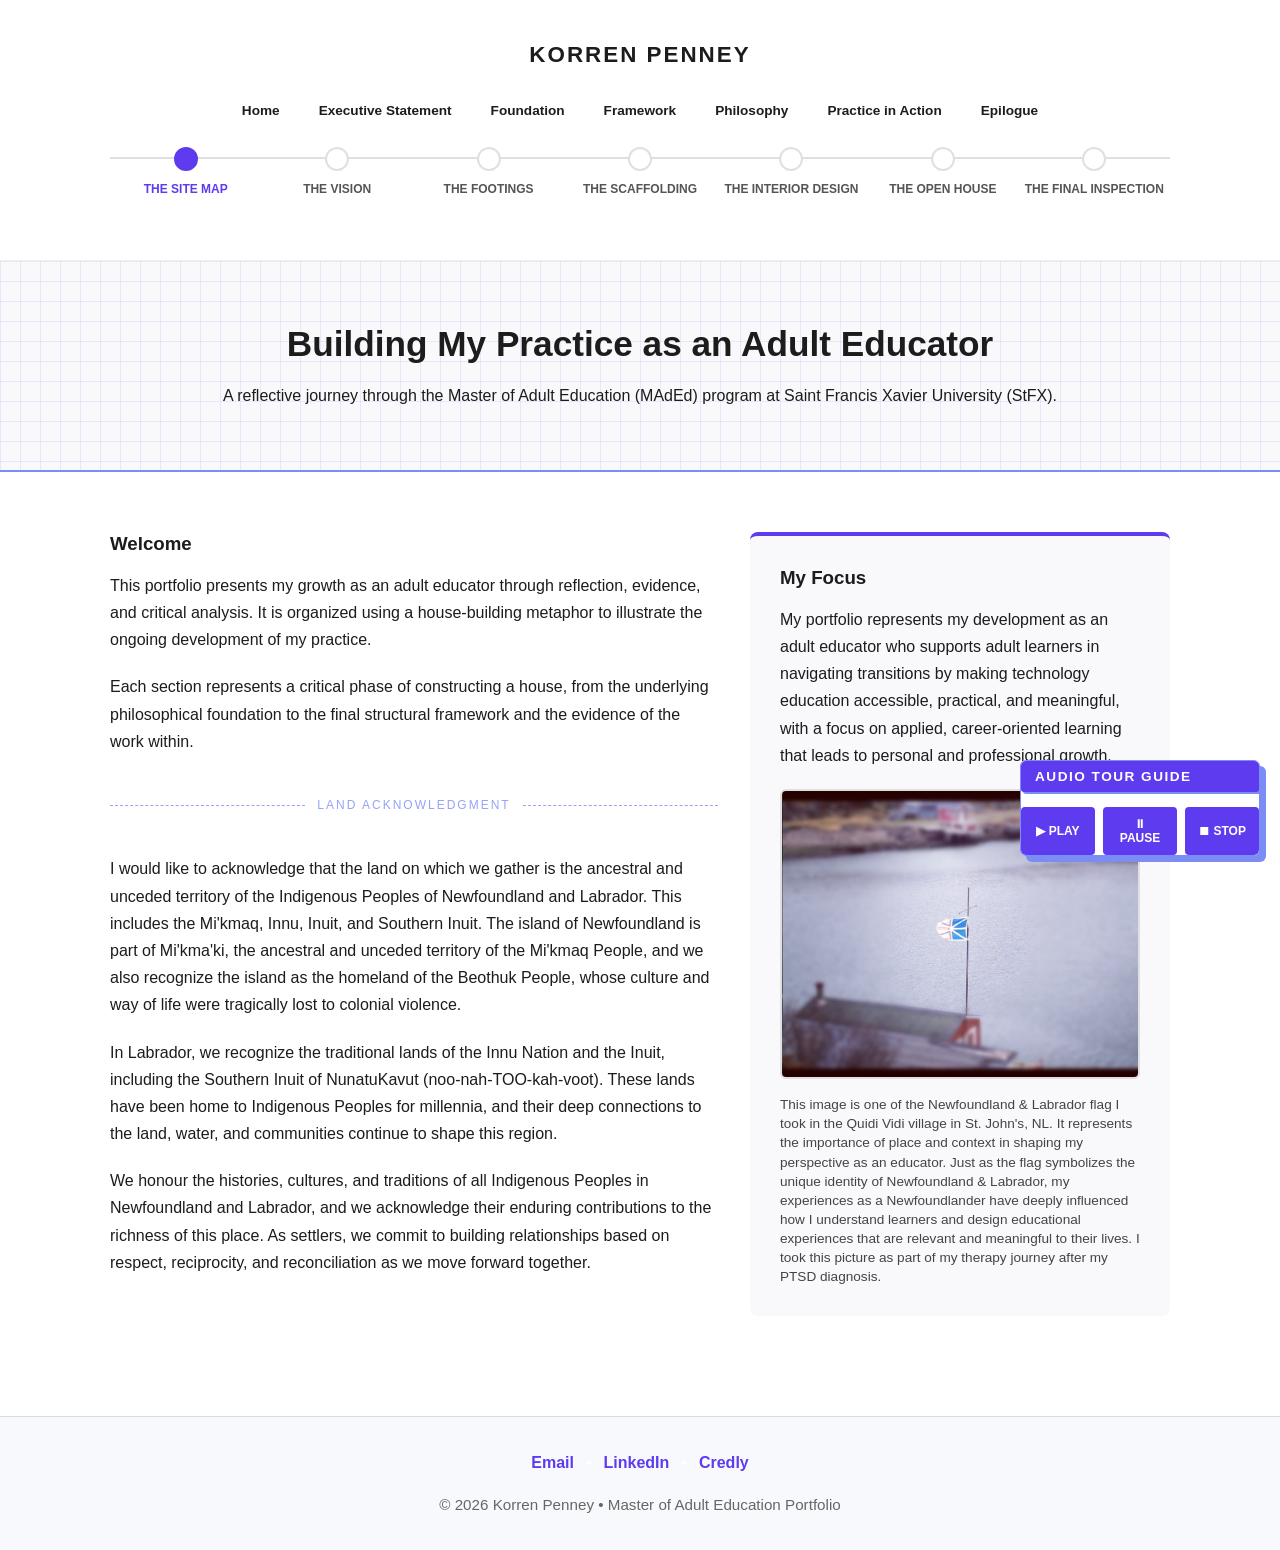
<file: index.html>
<!DOCTYPE html>
<html lang="en">

<head>
    <meta charset="UTF-8">
    <meta name="viewport" content="width=device-width, initial-scale=1.0">
    <title>Korren Penney | Adult Educator Portfolio</title>
    <link rel="stylesheet" href="styles.css">
    <script src="playReadAloud.js"></script>
    <script src="main.js"></script>
    <link rel="icon" type="image/png" href="images/favicon.png">
</head>

<body>
    <a href="#main-content" class="skip-link">Skip to main content</a>
    <header>
        <div class="container">
            <h1>Korren Penney</h1>
            <!-- Hamburger Button -->
            <button class="nav-toggle" id="menuToggle" aria-label="Open navigation menu" aria-expanded="false">
                ☰
            </button>
            <nav id="navMenu">

                <a href="index.html">Home</a>
                <a href="executive-statement.html">Executive Statement</a>
                <a href="foundation.html">Foundation</a>
                <a href="framework.html">Framework</a>
                <a href="philosophy-statement.html">Philosophy</a>
                <a href="evidence.html">Practice in Action</a>
                <a href="epilogue.html">Epilogue</a>

            </nav>
            <div class="progress-container">
                <ul class="progress-bar" aria-label="Portfolio progress">
                    <li class="active" aria-current="step">The Site Map</li>
                    <li>The Vision</li>
                    <li>The Footings</li>
                    <li>The Scaffolding</li>
                    <li>The Interior Design</li>
                    <li>The Open House</li>
                    <li>The Final Inspection</li>
                </ul>
            </div>
        </div>
    </header>

        <!-- start read alound from here -->
        <div class="read-aloud">
            <section class="hero">
                <div class="container">
                    <h2>Building My Practice as an Adult Educator</h2>
                    <p>
                        A reflective journey through the Master of Adult Education (MAdEd) program at Saint Francis
                        Xavier University (StFX).
                    </p>
                </div>
            </section>

            <div class="container">
                <div class="content-wrapper">
                    <main class="main-content" id="main-content">
                        <h3>Welcome</h3>
                        <p>
                            This portfolio presents my growth as an adult educator through reflection, evidence, and
                            critical analysis. It is organized using a house-building metaphor to illustrate the ongoing 
                            development of my practice.
                        </p>

                        <p>
                            Each section represents a critical phase of constructing a house, from the underlying
                            philosophical foundation to the final structural framework and the evidence of the work within.
                        </p>
                        <div class="measurement-line">Land Acknowledgment</div>
                        <p>
                            I would like to acknowledge that the land on which we gather is the ancestral and unceded territory of 
                            the Indigenous Peoples of Newfoundland and Labrador. This includes the Mi'kmaq, Innu, Inuit, and Southern 
                            Inuit. The island of Newfoundland is part of Mi'kma'ki, the ancestral and unceded territory of the Mi'kmaq 
                            People, and we also recognize the island as the homeland of the Beothuk People, whose culture and way of life 
                            were tragically lost to colonial violence.
                        </p>
                        <p>
                            In Labrador, we recognize the traditional lands of the Innu Nation and the Inuit, including the Southern Inuit 
                            of NunatuKavut (noo-nah-TOO-kah-voot). These lands have been home to Indigenous Peoples for millennia, and their 
                            deep connections to the land, water, and communities continue to shape this region.
                        </p>
                        <p>
                            We honour the histories, cultures, and traditions of all Indigenous Peoples in Newfoundland and Labrador, and we 
                            acknowledge their enduring contributions to the richness of this place. As settlers, we commit to building relationships 
                            based on respect, reciprocity, and reconciliation as we move forward together.
                        </p>
                    </main>
                    <aside class="sidebar">
                        <h3>My Focus</h3>
                        <p>
                            My portfolio represents my development as an adult educator who supports adult learners in
                            navigating transitions by making technology education accessible, practical, and meaningful,
                            with a focus on applied, career-oriented learning that leads to personal and professional growth.
                        </p>
                        <!-- IMAGE -->
                        <div class="lens-image">
                            <img src="images/nl-flag.png"
                                alt="This image is one of the Newfoundland & Labrador flag">
                            <p class="image-caption">
                                This image is one of the Newfoundland & Labrador flag I took in the Quidi Vidi village
                                in St. John's, NL. It represents the importance of place and context in shaping my
                                perspective as an educator. Just as the flag symbolizes the unique identity of Newfoundland &
                                Labrador, my experiences as a Newfoundlander have deeply influenced how I understand learners and
                                design educational experiences that are relevant and meaningful to their lives. I took this
                                picture as part of my therapy journey after my PTSD diagnosis.
                            </p>
                        </div>
                    </aside>
                </div>
            </div>
        </div> <!-- end read aloud from here -->

    <div class="audio-guide-controls">
        <span class="phase-tag">Audio Tour Guide</span>
        <div class="button-group">
            <button onclick="playReadAloud()" aria-label="Play audio narration">▶ Play</button>
            <button onclick="pauseReadAloud()" aria-label="Pause audio narration">⏸ Pause</button>
            <button onclick="stopReadAloud()" aria-label="Stop audio narration">⏹ Stop</button>
        </div>
    </div>
<footer class="site-footer">

    <div class="footer-contact">
        <a href="mailto:korrenp@gmail.com">
            Email
        </a>

        <span aria-hidden="true">•</span>

        <a href="https://www.linkedin.com/in/korrenpenney/"
           target="_blank"
           rel="noopener noreferrer">
            LinkedIn
        </a>

        <span aria-hidden="true">•</span>

        <a href="https://www.credly.com/users/korren-penney/badges#credly"
           target="_blank"
           rel="noopener noreferrer">
            Credly
        </a>

    </div>

    <p class="footer-credit">
        &copy; <span id="year"></span> Korren Penney • Master of Adult Education Portfolio
    </p>

</footer>
</body>

</html>
</file>
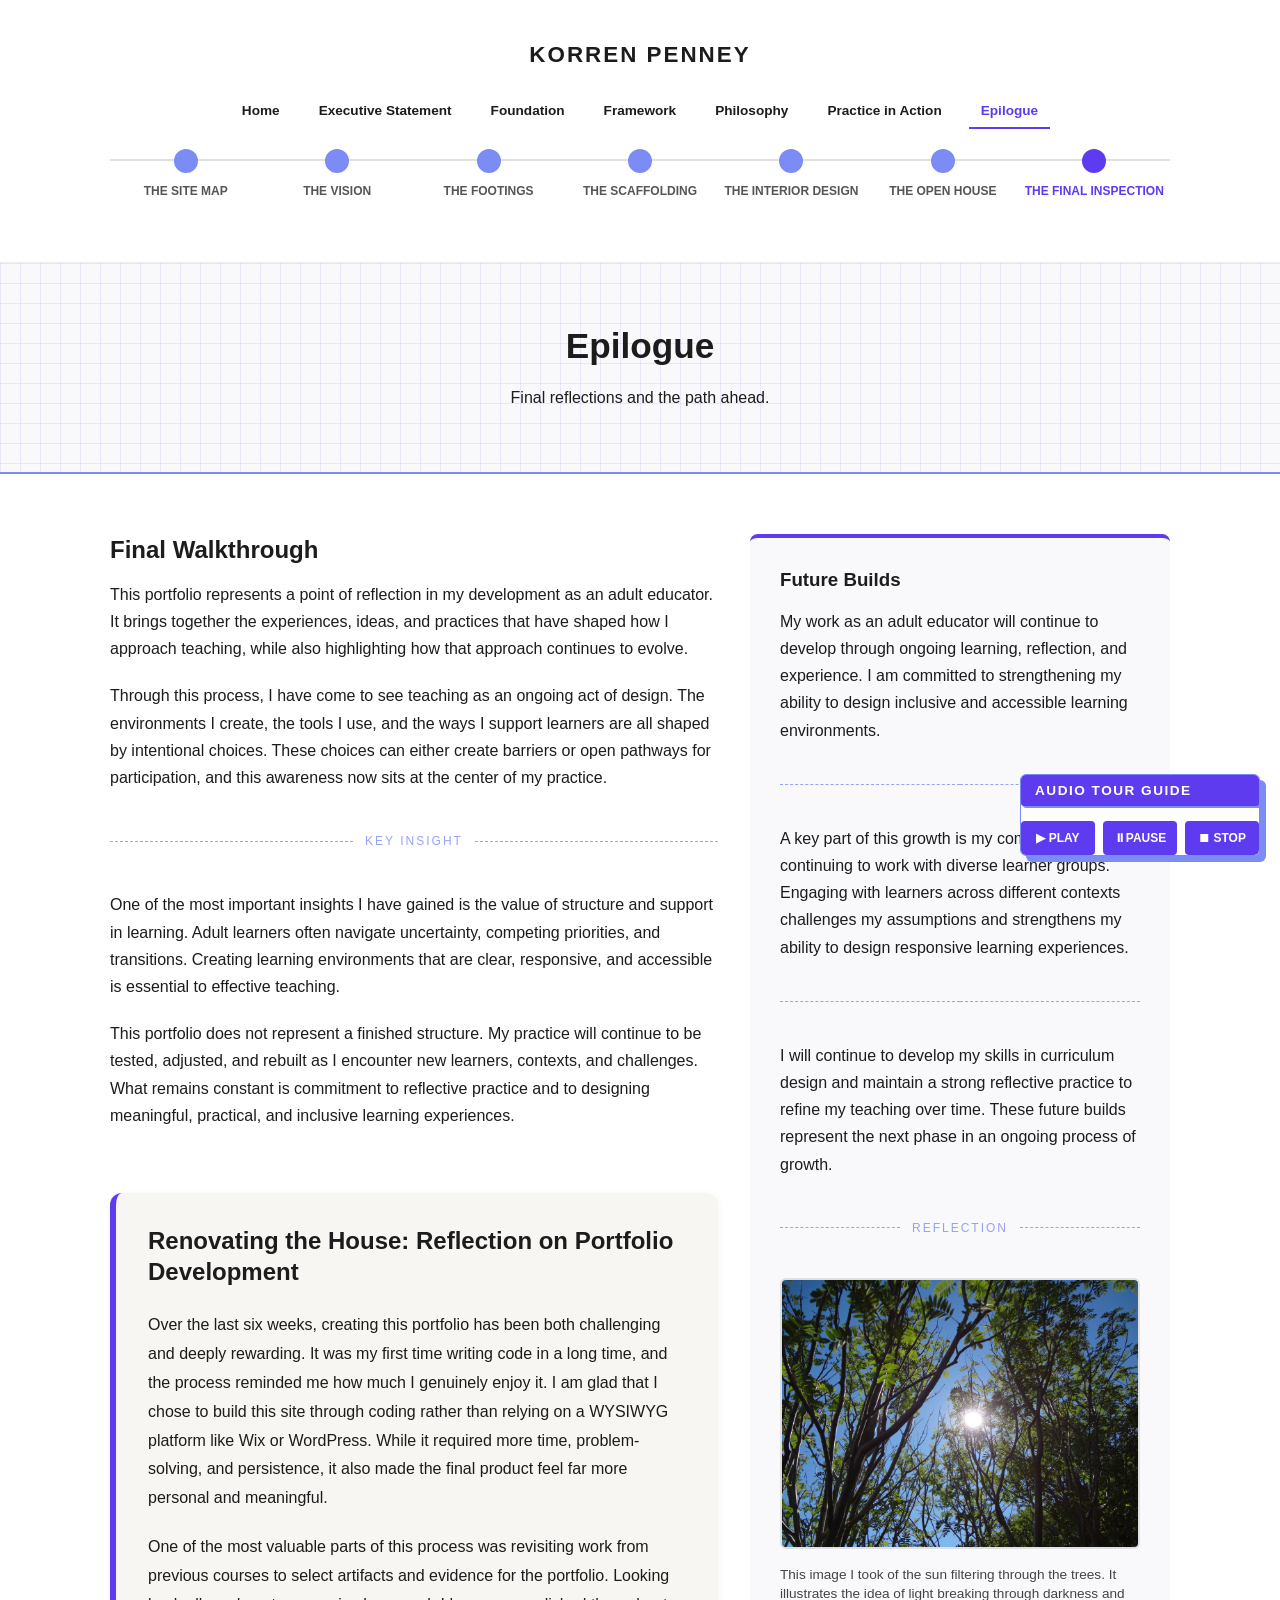
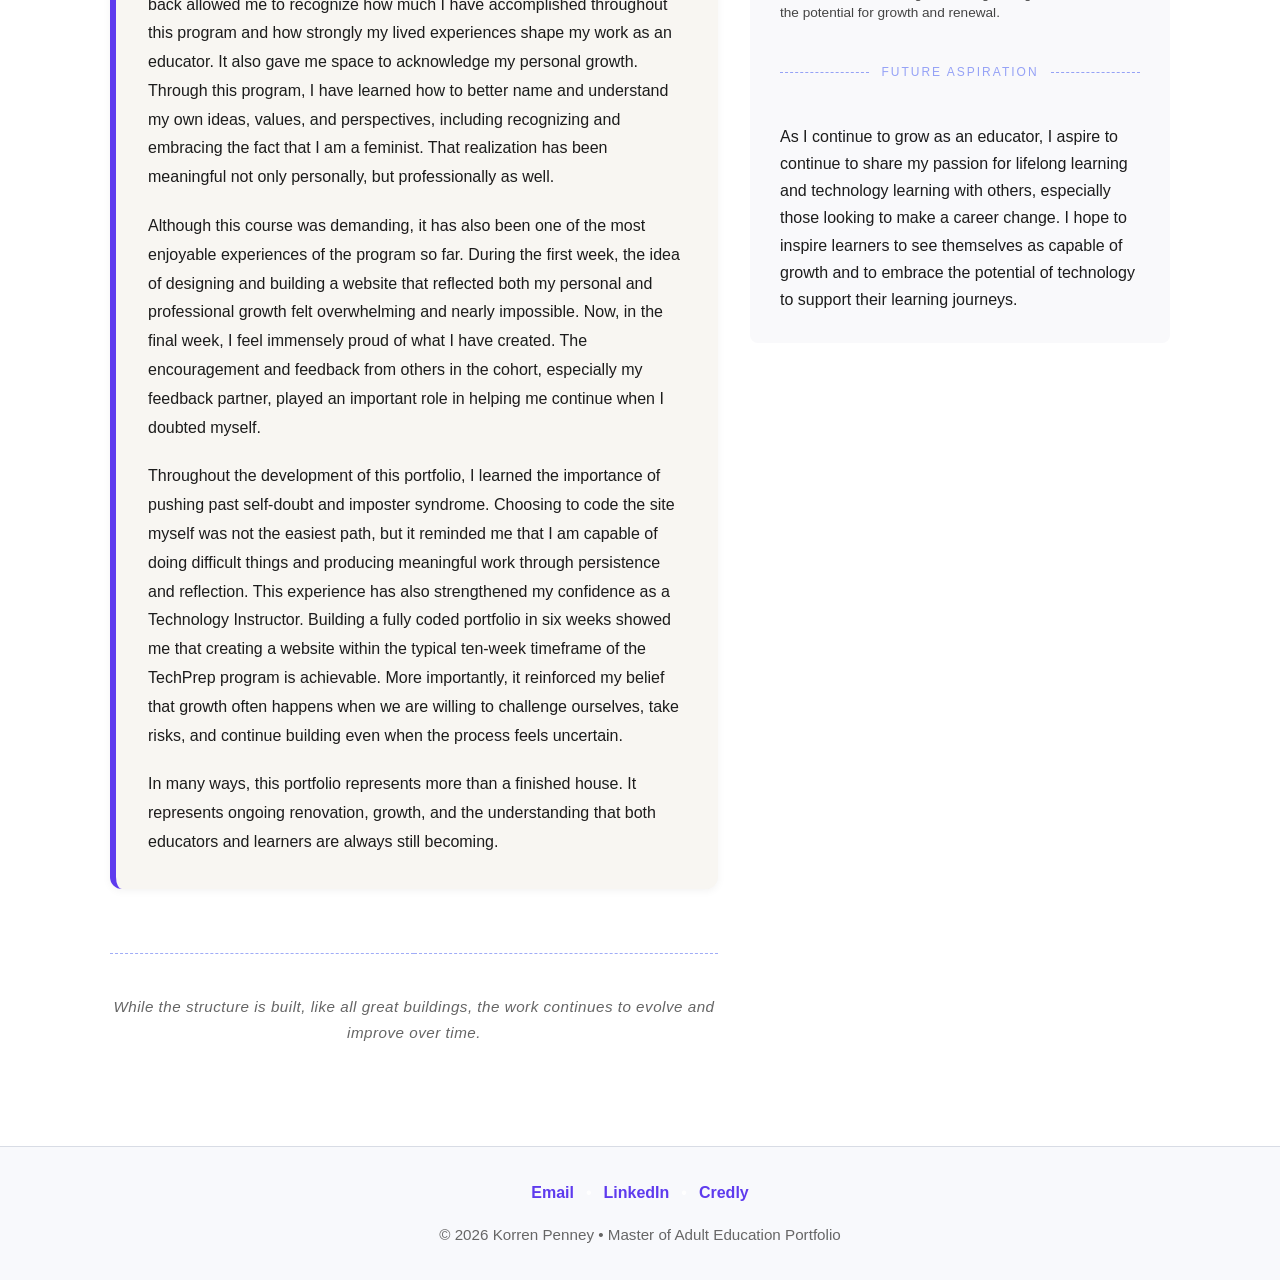
<file: epilogue.html>
<!DOCTYPE html>
<html lang="en">

<head>
    <meta charset="UTF-8">
    <meta name="viewport" content="width=device-width, initial-scale=1.0">
    <title>Epilogue | Korren Penney</title>
    <link rel="stylesheet" href="styles.css">
    <script src="playReadAloud.js"></script>
    <script src="main.js"></script>
    <link rel="icon" type="image/png" href="images/favicon.png">
</head>

<body>
    <a href="#main-content" class="skip-link">Skip to main content</a>
    <header>
        <div class="container">
            <h1>Korren Penney</h1>
            <!-- Hamburger Button -->
            <button class="nav-toggle" id="menuToggle">☰</button>
            <nav id="navMenu">
                <a href="index.html">Home</a>
                <a href="executive-statement.html">Executive Statement</a>
                <a href="foundation.html">Foundation</a>
                <a href="framework.html">Framework</a>
                <a href="philosophy-statement.html">Philosophy</a>
                <a href="evidence.html">Practice in Action</a>
                <a href="epilogue.html" class="active">Epilogue</a>
            </nav>
            <div class="progress-container">
                <ul class="progress-bar">
                    <li class="completed">The Site Map</li>
                    <li class="completed">The Vision</li>
                    <li class="completed">The Footings</li>
                    <li class="completed">The Scaffolding</li>
                    <li class="completed">The Interior Design</li>
                    <li class="completed">The Open House</li>
                    <li class="active">The Final Inspection</li>
                </ul>
            </div>
        </div>
    </header>
    <!-- start read aloud from here -->
    <div class="read-aloud">
        <section class="hero">
            <div class="container">
                <h2>Epilogue</h2>
                <p>Final reflections and the path ahead.</p>
            </div>
        </section>
        <div class="container">
            <div class="content-wrapper">

                <!-- MAIN CONTENT -->
                <main class="main-content" id="main-content">

                    <h2>Final Walkthrough</h2>

                    <p class="drop-cap">
                        This portfolio represents a point of reflection in my development as an adult educator. It
                        brings together the experiences, ideas, and practices that have shaped how I approach teaching,
                        while also highlighting how that approach continues to evolve.
                    </p>
                    
                    <p>
                        Through this process, I have come to see teaching as an ongoing act of design. The environments
                        I create, the tools I use, and the ways I support learners are all shaped by intentional
                        choices.
                        These choices can either create barriers or open pathways for participation, and this awareness
                        now sits at the center of my practice.
                    </p>

                    <div class="measurement-line">Key Insight</div>

                    <p>
                        One of the most important insights I have gained is the value of structure and support in
                        learning. Adult learners often navigate uncertainty, competing priorities, and transitions.
                        Creating
                        learning environments that are clear, responsive, and accessible is essential to effective
                        teaching.
                    </p>
                    
                    <p>
                        This portfolio does not represent a finished structure. My practice will continue to be tested,
                        adjusted, and rebuilt as I encounter new learners, contexts, and challenges. What remains
                        constant is commitment to reflective practice and to designing meaningful, practical, and
                        inclusive
                        learning experiences.
                    </p>
                    <section class="reflection-section">
                        <h2>Renovating the House: Reflection on Portfolio Development</h2>

                        <p>
                            Over the last six weeks, creating this portfolio has been both challenging and deeply
                            rewarding. It was my first time writing code in a long time, and the process reminded me how much I
                            genuinely enjoy it. I am glad that I chose to build this site through coding rather than relying on a
                            WYSIWYG platform like Wix or WordPress. While it required more time, problem-solving, and
                            persistence, it also made the final product feel far more personal and meaningful.
                        </p>

                        <p>
                            One of the most valuable parts of this process was revisiting work from previous courses to
                            select artifacts and evidence for the portfolio. Looking back allowed me to recognize how much I
                            have accomplished throughout this program and how strongly my lived experiences shape my work as
                            an educator. It also gave me space to acknowledge my personal growth. Through this program, I
                            have learned how to better name and understand my own ideas, values, and perspectives, including
                            recognizing and embracing the fact that I am a feminist. That realization has been
                            meaningful not only personally, but professionally as well.
                        </p>

                        <p>
                            Although this course was demanding, it has also been one of the most enjoyable experiences
                            of the program so far. During the first week, the idea of designing and building a website that
                            reflected both my personal and professional growth felt overwhelming and nearly impossible. Now, in
                            the final week, I feel immensely proud of what I have created. The encouragement and feedback from
                            others in the cohort, especially my feedback partner, played an important role in helping me continue
                            when I doubted myself.
                        </p>

                        <p>
                            Throughout the development of this portfolio, I learned the importance of pushing past
                            self-doubt and imposter syndrome. Choosing to code the site myself was not the easiest path, but it
                            reminded me that I am capable of doing difficult things and producing meaningful work through
                            persistence and reflection. This experience has also strengthened my confidence as a Technology
                            Instructor. Building a fully coded portfolio in six weeks showed me that creating a website within the
                            typical ten-week timeframe of the TechPrep program is achievable. More importantly, it reinforced my belief
                            that growth often happens when we are willing to challenge ourselves, take risks, and continue
                            building even when the process feels uncertain.
                        </p>

                        <p>
                            In many ways, this portfolio represents more than a finished house. It represents ongoing
                            renovation, growth, and the understanding that both educators and learners are always still
                            becoming.
                        </p>
                    </section>
                    <div class="closing-moment">
                        <div class="measurement-line"></div>
                        <p class="closing-text">
                            While the structure is built, like all great buildings, the work continues to evolve and
                            improve over time.
                        </p>
                    </div>
                </main>

                <!-- SIDEBAR -->
                <aside class="sidebar future-builds">

                    <h3>Future Builds</h3>

                    <p>
                        My work as an adult educator will continue to develop through ongoing learning, reflection, and
                        experience. I am committed to strengthening my ability to design inclusive and accessible
                        learning environments.
                    </p>

                    <div class="measurement-line"></div>

                    <p>
                        A key part of this growth is my commitment to continuing to work with diverse learner groups.
                        Engaging with learners across different contexts challenges my assumptions and strengthens my
                        ability to design responsive learning experiences.
                    </p>

                    <div class="measurement-line"></div>

                    <p>
                        I will continue to develop my skills in curriculum design and maintain a strong reflective
                        practice to refine my teaching over time. These future builds represent the next phase in an
                        ongoing process of growth.
                    </p>
                    <div class="measurement-line">Reflection</div>
                    <div class="lens-image">
                        <img src="images/sun-trees.jpg" alt="This image I took of the sun filtering through the trees.">
                        <p class="image-caption">
                            This image I took of the sun filtering through the trees. It illustrates the idea of light
                            breaking through darkness and the potential for growth and renewal.
                        </p>
                    </div>
                    <div class="measurement-line">Future Aspiration</div>
                    <p>
                        As I continue to grow as an educator, I aspire to continue to share my passion for lifelong learning and
                        technology learning with others, especially those looking to make a career change. I hope to inspire learners 
                        to see themselves as capable of growth and to embrace the potential of technology to support their learning journeys.
                    </p>                    
                </aside>

            </div>
        </div>
    </div><!-- end read aloud from here -->

        <div class="audio-guide-controls">
            <span class="phase-tag">Audio Tour Guide</span>
            <div class="button-group">
                <button onclick="playReadAloud()" aria-label="Play audio narration">▶ Play</button>
                <button onclick="pauseReadAloud()" aria-label="Pause audio narration">⏸Pause</button>
                <button onclick="stopReadAloud()" aria-label="Stop audio narration">⏹ Stop</button>
            </div>
        </div>
<footer class="site-footer">

    <div class="footer-contact">
        <a href="mailto:korrenp@gmail.com">
            Email
        </a>

        <span aria-hidden="true">•</span>

        <a href="https://www.linkedin.com/in/korrenpenney/"
           target="_blank"
           rel="noopener noreferrer">
            LinkedIn
        </a>

        <span aria-hidden="true">•</span>

        <a href="https://www.credly.com/users/korren-penney/badges#credly"
           target="_blank"
           rel="noopener noreferrer">
            Credly
        </a>

    </div>

    <p class="footer-credit">
        &copy; <span id="year"></span> Korren Penney • Master of Adult Education Portfolio
    </p>

</footer>

</body>

</html>
</file>
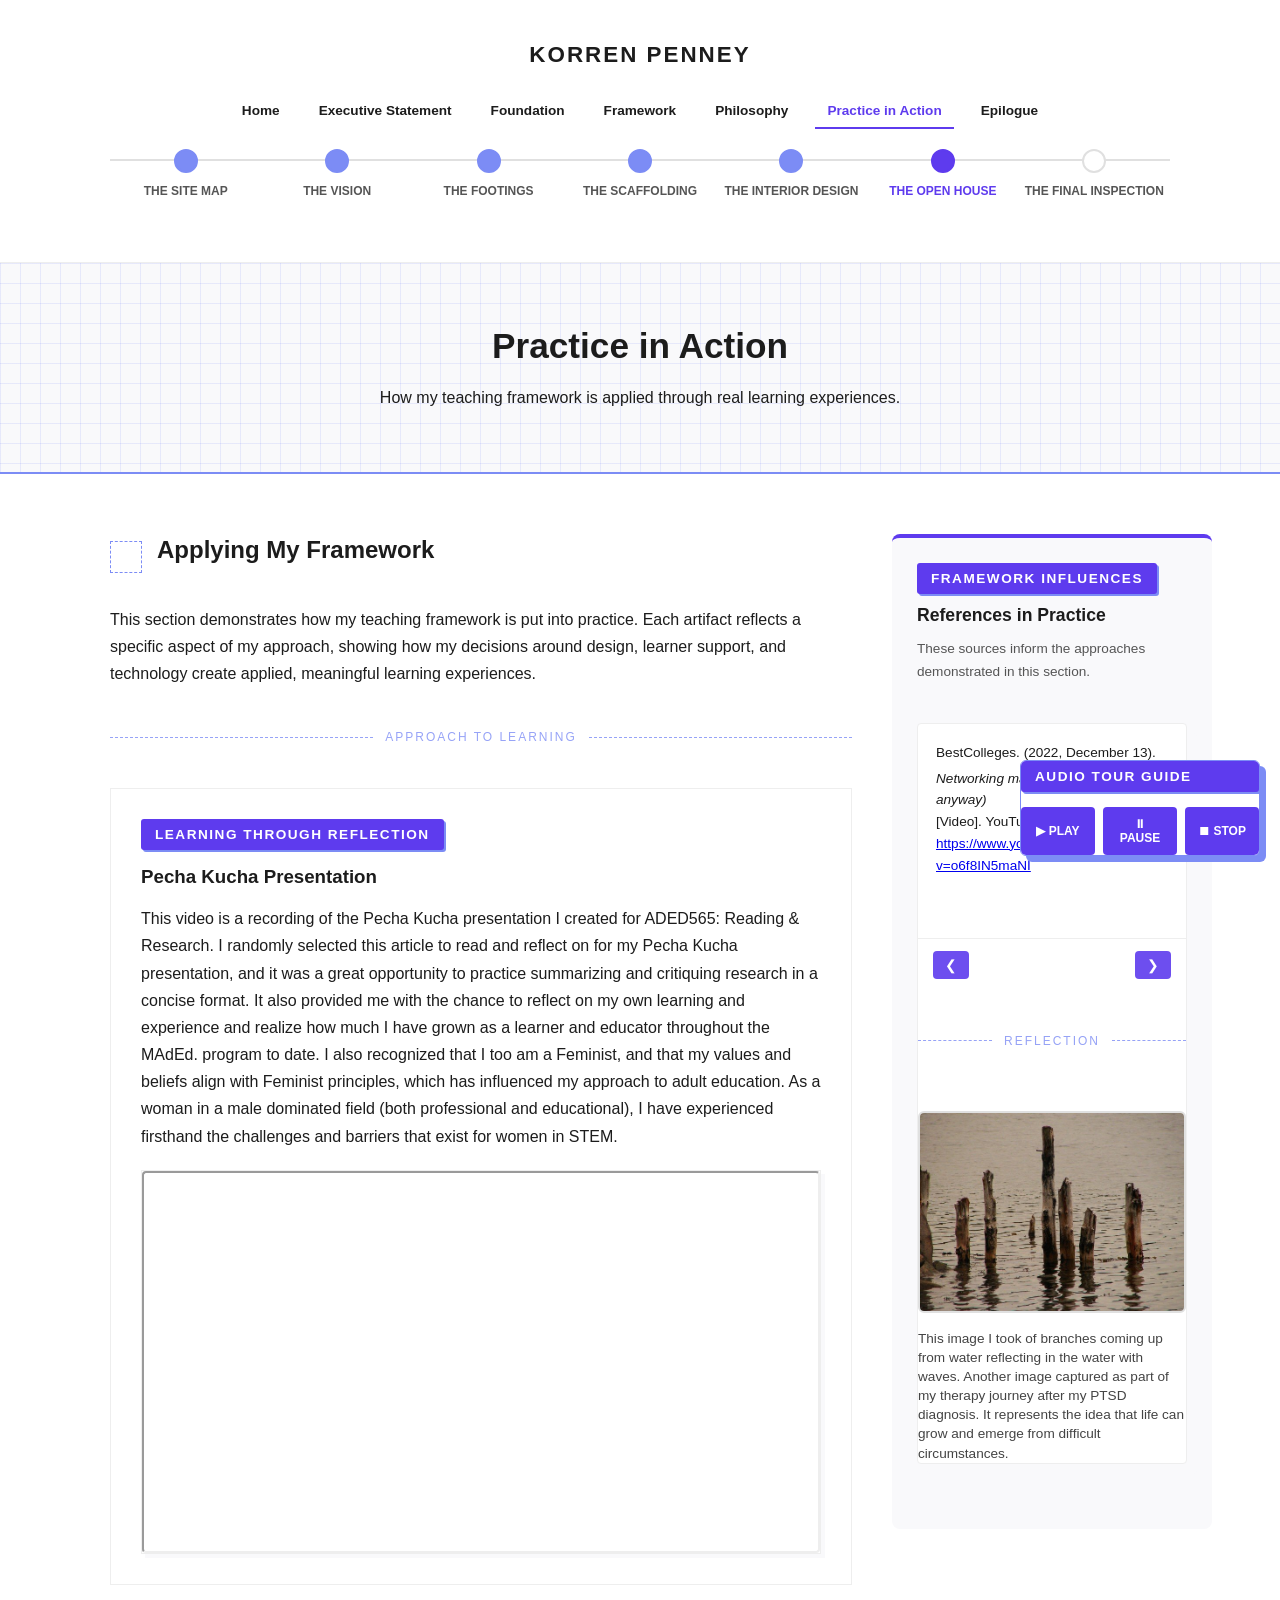
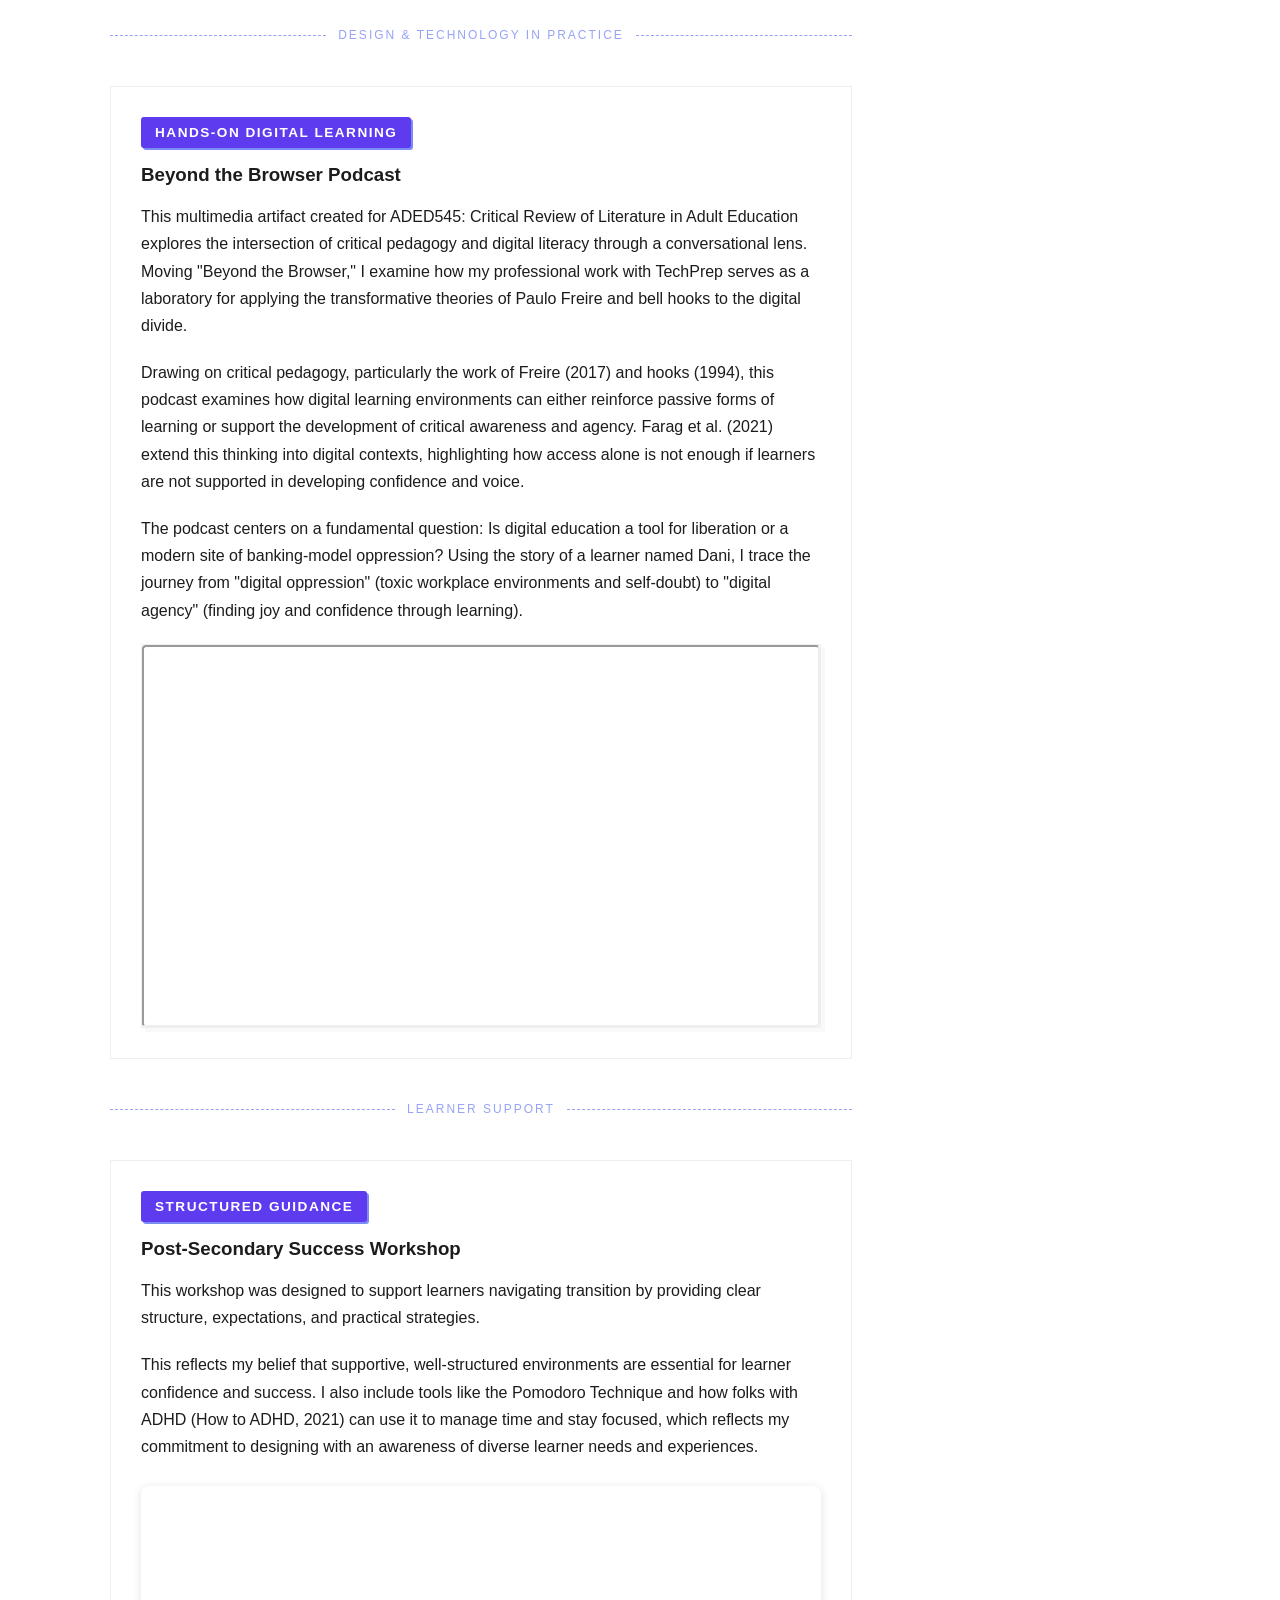
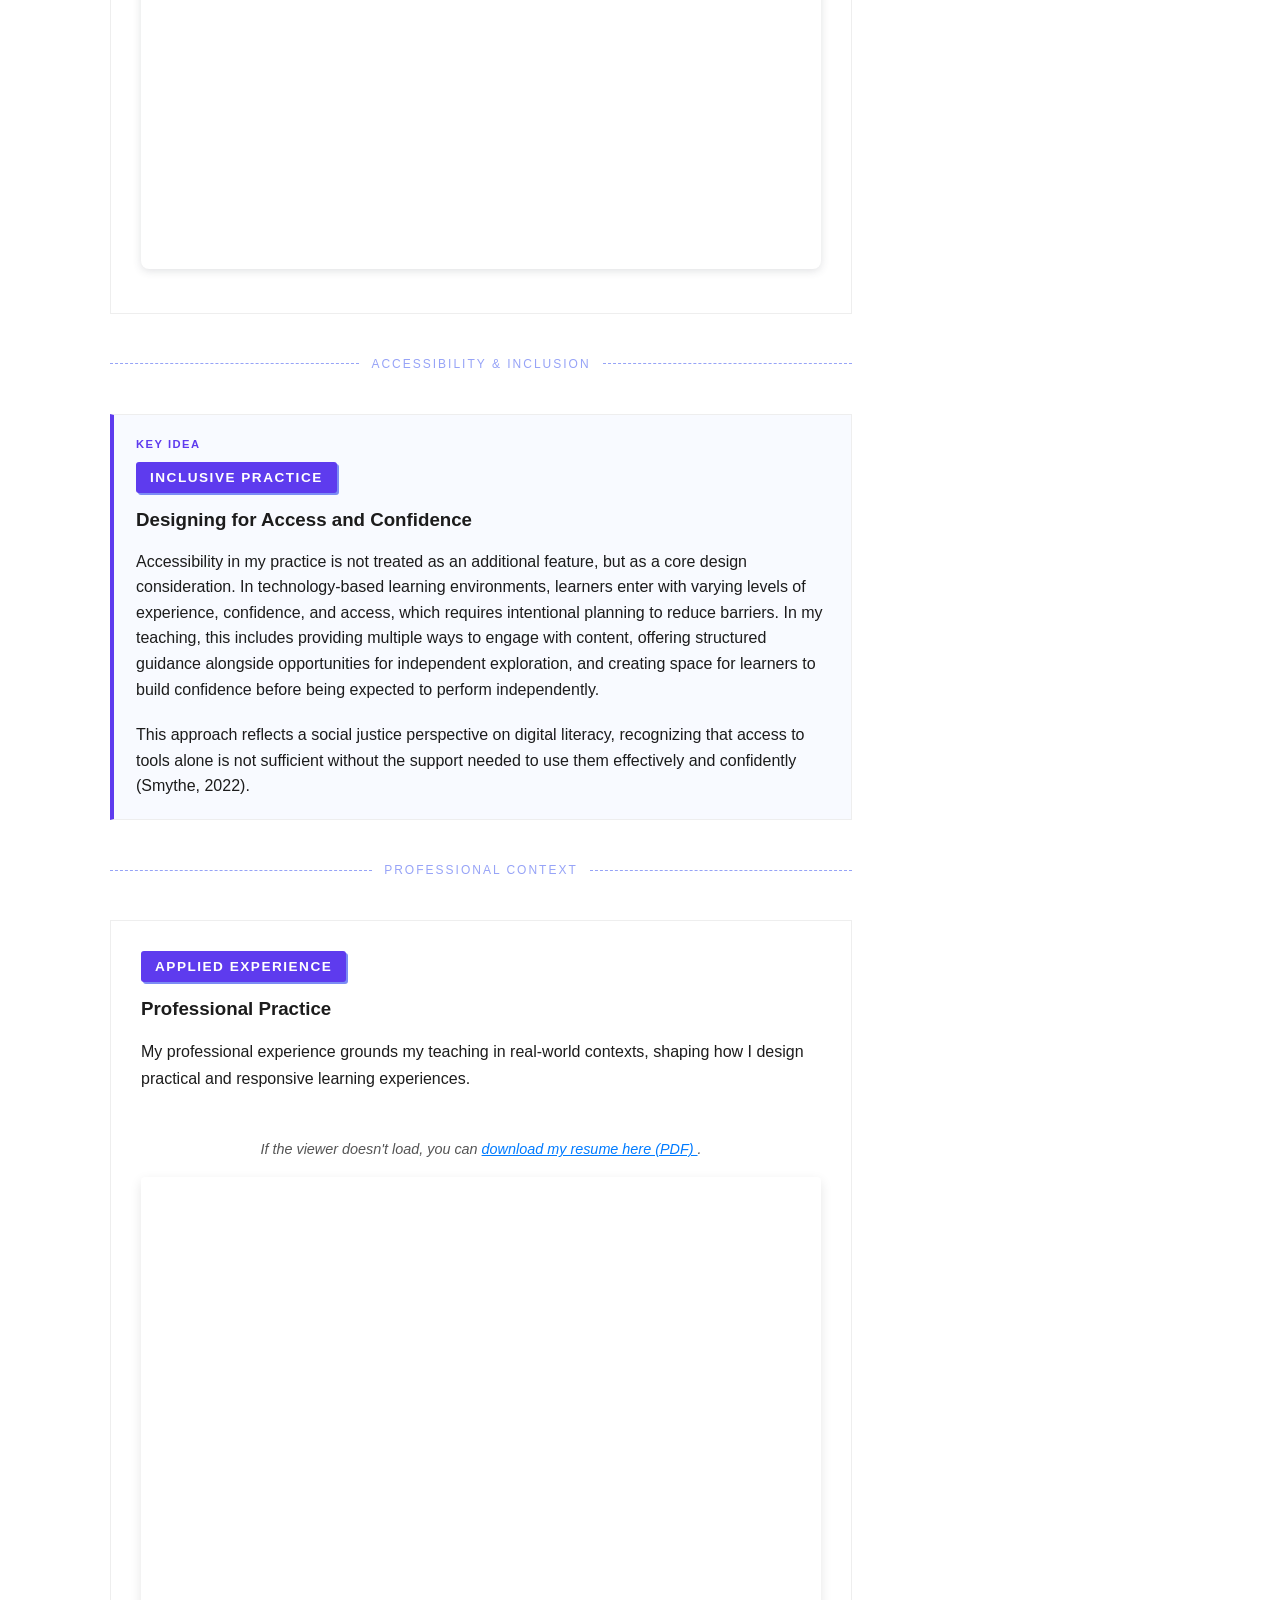
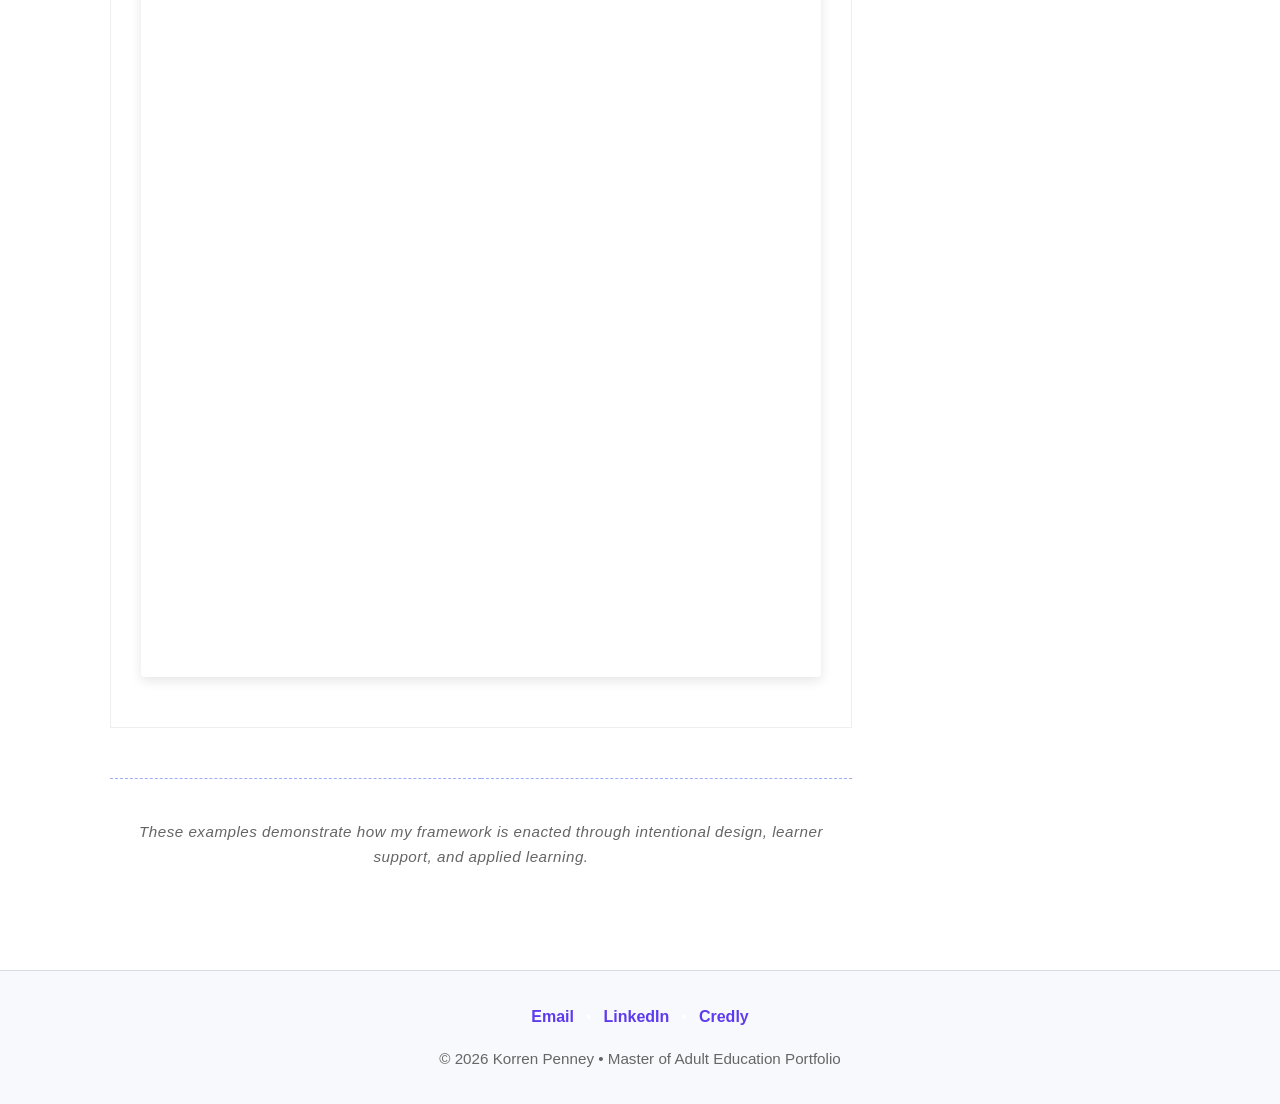
<file: evidence.html>
<!DOCTYPE html>
<html lang="en">

<head>
    <meta charset="UTF-8">
    <meta name="viewport" content="width=device-width, initial-scale=1.0">
    <title>Practice in Action | Korren Penney</title>
    <link rel="stylesheet" href="styles.css">
    <link rel="stylesheet" href="evidence.css">
    <script src="playReadAloud.js"></script>
    <script src="main.js"></script>
    <link rel="icon" type="image/png" href="images/favicon.png">
</head>

<body>
    <a href="#main-content" class="skip-link">Skip to main content</a>
    <header>
        <div class="container">
            <h1>Korren Penney</h1>
            <!-- Hamburger Button -->
            <button class="nav-toggle" id="menuToggle">☰</button>
            <nav id="navMenu">
                <a href="index.html">Home</a>
                <a href="executive-statement.html">Executive Statement</a>
                <a href="foundation.html">Foundation</a>
                <a href="framework.html">Framework</a>
                <a href="philosophy-statement.html">Philosophy</a>
                <a href="evidence.html" class="active">Practice in Action</a>
                <a href="epilogue.html">Epilogue</a>
            </nav>

            <div class="progress-container">
                <ul class="progress-bar">
                    <li class="completed">The Site Map</li>
                    <li class="completed">The Vision</li>
                    <li class="completed">The Footings</li>
                    <li class="completed">The Scaffolding</li>
                    <li class="completed">The Interior Design</li>
                    <li class="active">The Open House</li>
                    <li>The Final Inspection</li>
                </ul>
            </div>
        </div>
    </header>

    <div class="read-aloud">

        <!-- HERO -->
        <section class="hero">
            <div class="container">
                <h2>Practice in Action</h2>
                <p>How my teaching framework is applied through real learning experiences.</p>
            </div>
        </section>

        <!-- MAIN + SIDEBAR -->
        <div class="container">
            <div class="content-wrapper">

                <!-- MAIN CONTENT -->
                <main class="main-content" id="main-content">

                    <div class="blueprint-header">
                        <h2>Applying My Framework</h2>
                    </div>

                    <p class="intro-text">
                        This section demonstrates how my teaching framework is put into practice. Each artifact reflects
                        a specific aspect of my approach, showing how my decisions around design, learner support, and
                        technology create applied, meaningful learning experiences.
                    </p>

                    <!-- APPROACH -->
                    <div class="measurement-line">Approach to Learning</div>

                    <div class="building-block">
                        <span class="phase-tag">Learning Through Reflection</span>
                        <h3>Pecha Kucha Presentation</h3>

                        <p>
                            This video is a recording of the Pecha Kucha presentation I created for ADED565: Reading &
                            Research. I randomly selected this article to read and reflect on for my Pecha Kucha
                            presentation, and it was a great opportunity to practice summarizing and critiquing research
                            in a concise format. It also provided me with the chance to reflect on my own learning and
                            experience and realize how much I have grown as a learner and educator throughout the MAdEd.
                            program to date. I also recognized that I too am a Feminist, and that my values and beliefs
                            align with Feminist principles, which has influenced my approach to adult education. As a
                            woman in a male dominated field (both professional and educational), I have experienced
                            firsthand the challenges and barriers that exist for women in STEM.
                        </p>

                        <div class="video-container">
                            <iframe src="https://www.canva.com/design/DAHIJej48yo/eV2MFNRAUBNJF_4-zEfekQ/watch?embed"
                                allowfullscreen></iframe>
                        </div>
                    </div>

                    <!-- DESIGN + TECH -->
                    <div class="measurement-line">Design & Technology in Practice</div>

                    <div class="building-block">
                        <span class="phase-tag">Hands-On Digital Learning</span>
                        <h3>Beyond the Browser Podcast</h3>

                        <p>
                            This multimedia artifact created for ADED545: Critical Review of Literature in Adult
                            Education explores the intersection of critical pedagogy and digital literacy through a
                            conversational lens. Moving "Beyond the Browser," I examine how my professional work with
                            TechPrep serves as a laboratory for applying the transformative theories of Paulo Freire and
                            bell hooks to the digital divide.
                        </p>
                        
                        <p>
                            Drawing on critical pedagogy, particularly the work of Freire (2017) and hooks (1994), this
                            podcast examines how digital learning environments can either reinforce passive forms of
                            learning or support the development of critical awareness and agency. Farag et al. (2021)
                            extend this thinking into digital contexts, highlighting how access alone is not enough if
                            learners are not supported in developing confidence and voice.
                        </p>
                        
                        <p>
                            The podcast centers on a fundamental question: Is digital education a tool for liberation or
                            a modern site of banking-model oppression? Using the story of a learner named Dani, I trace
                            the journey from "digital oppression" (toxic workplace environments and self-doubt) to
                            "digital agency" (finding joy and confidence through learning).
                        </p>

                        <div class="video-container">
                            <iframe src="https://www.canva.com/design/DAGmZUNaYRA/rFJ-bNni1N3cfDHul9PZfg/watch?embed"
                                allowfullscreen></iframe>
                        </div>
                    </div>

                    <!-- SUPPORT -->
                    <div class="measurement-line">Learner Support</div>

                    <div class="building-block">
                        <span class="phase-tag">Structured Guidance</span>
                        <h3>Post-Secondary Success Workshop</h3>

                        <p>
                            This workshop was designed to support learners navigating transition by providing clear
                            structure, expectations, and practical strategies.
                        </p>
                        
                        <p>
                            This reflects my belief that supportive, well-structured environments are essential for
                            learner confidence and success. I also include tools like the Pomodoro Technique and how folks with ADHD (How to ADHD, 2021) 
                            can use it to manage time and stay focused, which reflects my commitment to designing with an awareness of diverse learner 
                            needs and experiences.
                        </p>
                        <div style="position: relative; width: 100%; height: 0; padding-top: 56.2500%;
                        padding-bottom: 0; box-shadow: 0 2px 8px 0 rgba(63,69,81,0.16); margin-top: 1.6em; margin-bottom: 0.9em; overflow: hidden;
                        border-radius: 8px; will-change: transform;">
                            <iframe loading="lazy"
                                style="position: absolute; width: 100%; height: 100%; top: 0; left: 0; border: none; padding: 0;margin: 0;"
                                src="https://www.canva.com/design/DAHIctJt5_A/tyQacJR-2vYelZ2LQlf8ow/watch?embed"
                                allowfullscreen="allowfullscreen" allow="fullscreen">
                            </iframe>
                        </div>
                        <a href="https:&#x2F;&#x2F;www.canva.com&#x2F;design&#x2F;DAHIctJt5_A&#x2F;tyQacJR-2vYelZ2LQlf8ow&#x2F;watch?utm_content=DAHIctJt5_A&amp;utm_campaign=designshare&amp;utm_medium=embeds&amp;utm_source=link"
                            target="_blank" rel="noopener"></a>
                    </div>

                    <!-- ACCESSIBILITY -->
                    <div class="measurement-line">Accessibility & Inclusion</div>

                    <div class="building-block highlight-block">
                        <span class="phase-tag">Inclusive Practice</span>
                        <h3>Designing for Access and Confidence</h3>

                        <p>
                            Accessibility in my practice is not treated as an additional feature, but as a core design
                            consideration. In technology-based learning environments, learners enter with varying levels
                            of experience, confidence, and access, which requires intentional planning to reduce
                            barriers.
                            In my teaching, this includes providing multiple ways to engage with content, offering
                            structured guidance alongside opportunities for independent exploration, and creating space
                            for learners to build confidence before being expected to perform independently.


                        </p>
                        
                        <p>
                            This approach reflects a social justice perspective on digital literacy, recognizing that
                            access to tools alone is not sufficient without the support needed to use them effectively
                            and confidently
                            (Smythe, 2022).
                        </p>
                    </div>

                    <!-- PROFESSIONAL -->
                    <div class="measurement-line">Professional Context</div>

                    <div class="building-block">
                        <span class="phase-tag">Applied Experience</span>
                        <h3>Professional Practice</h3>

                        <p>
                            My professional experience grounds my teaching in real-world contexts, shaping how I design
                            practical and responsive learning experiences.
                        </p>
                        <!-- Nested Resume Section -->
                        <section class="resume-viewer" style="margin-top: 25px;">
                            <div class="download-link"
                                style="margin-bottom: 15px; font-style: italic; font-size: 0.9rem;">
                                <p>If the viewer doesn't load, you can
                                    <a href="Artifacts/KP_Resume.pdf" target="_blank"
                                        style="color: #007bff; text-decoration: underline;">
                                        download my resume here (PDF)
                                    </a>.
                                </p>
                            </div>

                            <div class="pdf-wrapper"
                                style="box-shadow: 0 4px 12px rgba(0,0,0,0.1); border-radius: 4px; overflow: hidden;">
                                <iframe src="Artifacts/KP_Resume.pdf" width="100%" height="1100px"
                                    style="border: none; display: block;">
                                </iframe>
                            </div>
                        </section>

                    </div>

                    <!-- CLOSING -->
                    <div class="closing-moment">
                        <div class="measurement-line"></div>
                        <p class="closing-text">
                            These examples demonstrate how my framework is enacted through intentional design, learner
                            support, and applied learning.
                        </p>
                    </div>

                </main>

                <!-- SIDEBAR -->
                <aside class="sidebar references-aside">

                    <span class="phase-tag">Framework Influences</span>

                    <h3>References in Practice</h3>

                    <p class="references-intro">
                        These sources inform the approaches demonstrated in this section.
                    </p>

                    <div class="slider-container small-slider">

                        <div class="slider-wrapper" id="referenceSlider">
                            <div class="timeline-slide">
                                <p>
                                    BestColleges. (2022, December 13).
                                    <em>Networking makes me feel icky (Do it anyway)</em> [Video]. YouTube.
                                    <a href="https://www.youtube.com/watch?v=o6f8IN5maNI" target="_blank">https://www.youtube.com/watch?v=o6f8IN5maNI</a>
                                </p>
                            </div>
                            <div class="timeline-slide">
                                <p>
                                    Farag, R., Greeley, S. A., & Swindell, R. (2021).
                                    Freire 2.0: Pedagogy of the digitally oppressed. In S. M. Brigham,
                                    R. McGray, & K. Jubas (Eds.),
                                    <em>Adult education and lifelong learning in Canada: Advancing a critical
                                        legacy</em> (pp. 231–240).
                                    Thompson Educational Publishing.
                                </p>
                            </div>

                            <div class="timeline-slide">
                                <p>
                                    Freire, P. (2017).
                                    <em>Pedagogy of the oppressed</em> (M. B. Ramos, Trans.; 30th anniversary ed.).
                                    Bloomsbury Academic. (Original work published 1970)
                                </p>
                            </div>

                            <div class="timeline-slide">
                                <p>
                                    hooks, b. (1994).
                                    <em>Teaching to transgress: Education as the practice of freedom</em>.
                                    Routledge.
                                </p>
                            </div>

                            <div class="timeline-slide">
                                <p>
                                    Hanson, C. (2014).
                                    “I learned I am a feminist”: Lessons for adult learning from participatory action
                                    research with union women.
                                    <em>Canadian Journal for the Study of Adult Education, 27</em>(1), 49–64.
                                    <a href="https://doi.org/10.56105/cjsae.v27i1.3361" target="_blank">https://doi.org/10.56105/cjsae.v27i1.3361</a>
                                </p>
                            </div>

                            <div class="timeline-slide">
                                <p>
                                    Smythe, S. (2022).
                                    Digital literacy in post-pandemic times: A social justice lens.
                                    <em>Canadian Journal for the Study of Adult Education, 34</em>(2), 65–82.
                                    <a href="http://doi.org/10.35847/SSmythe.4.1.50" target="_blank">https://doi.org/10.35847/SSmythe.4.1.50</a>
                                </p>
                            </div>

                            <div class="timeline-slide">
                                <p>
                                    How to ADHD. (2021, January 26).
                                    <em>What is a Pomodoro and how can it help with ADHD?</em> [Video]. YouTube.
                                    <a href="https://www.youtube.com/watch?v=3FjIuPMQzxo" target="_blank">https://www.youtube.com/watch?v=3FjIuPMQzxo</a>
                                </p>
                            </div>
                            <div class="timeline-slide">
                                <p>
                                    NYSStudentAid. (2014, August 20).
                                    <em>Good study habits</em> [Video]. YouTube.
                                    <a href="https://www.youtube.com/watch?v=5NNVf88NNa0" target="_blank">https://www.youtube.com/watch?v=5NNVf88NNa0</a>
                                </p>
                            </div>
                        </div>

                        <!-- NEW: controls BELOW -->
                        <div class="slider-controls">
                            <button class="slider-btn prev" onclick="moveSlide(-1)">&#10094;</button>
                            <button class="slider-btn next" onclick="moveSlide(1)">&#10095;</button>
                        </div>
                        <!-- IMAGE -->
                        <div class="measurement-line">Reflection</div>
                        <div class="lens-image">
                            <img src="images/water-reflection.jpg"
                                alt="Branches emerging from water with rippling reflections, symbolizing growth through adversity">
                            <p class="image-caption">
                                This image I took of branches coming up from water reflecting in the water with waves.
                                Another image captured as part of my therapy journey after my PTSD diagnosis. It represents 
                                the idea that life can grow and emerge from difficult circumstances.
                            </p>
                        </div>
                    </div>

                </aside>
            </div>
        </div>

    </div>

    <!-- AUDIO CONTROLS -->
    <div class="audio-guide-controls">
        <span class="phase-tag">Audio Tour Guide</span>
        <div class="button-group">
            <button onclick="playReadAloud()" aria-label="Play audio narration">▶ Play</button>
            <button onclick="pauseReadAloud()" aria-label="Pause audio narration">⏸ Pause</button>
            <button onclick="stopReadAloud()" aria-label="Stop audio narration">⏹ Stop</button>
        </div>
    </div>

<footer class="site-footer">

    <div class="footer-contact">
        <a href="mailto:korrenp@gmail.com">
            Email
        </a>

        <span aria-hidden="true">•</span>

        <a href="https://www.linkedin.com/in/korrenpenney/"
           target="_blank"
           rel="noopener noreferrer">
            LinkedIn
        </a>

        <span aria-hidden="true">•</span>

        <a href="https://www.credly.com/users/korren-penney/badges#credly"
           target="_blank"
           rel="noopener noreferrer">
            Credly
        </a>

    </div>

    <p class="footer-credit">
        &copy; <span id="year"></span> Korren Penney • Master of Adult Education Portfolio
    </p>

</footer>

</body>

</html>
</file>
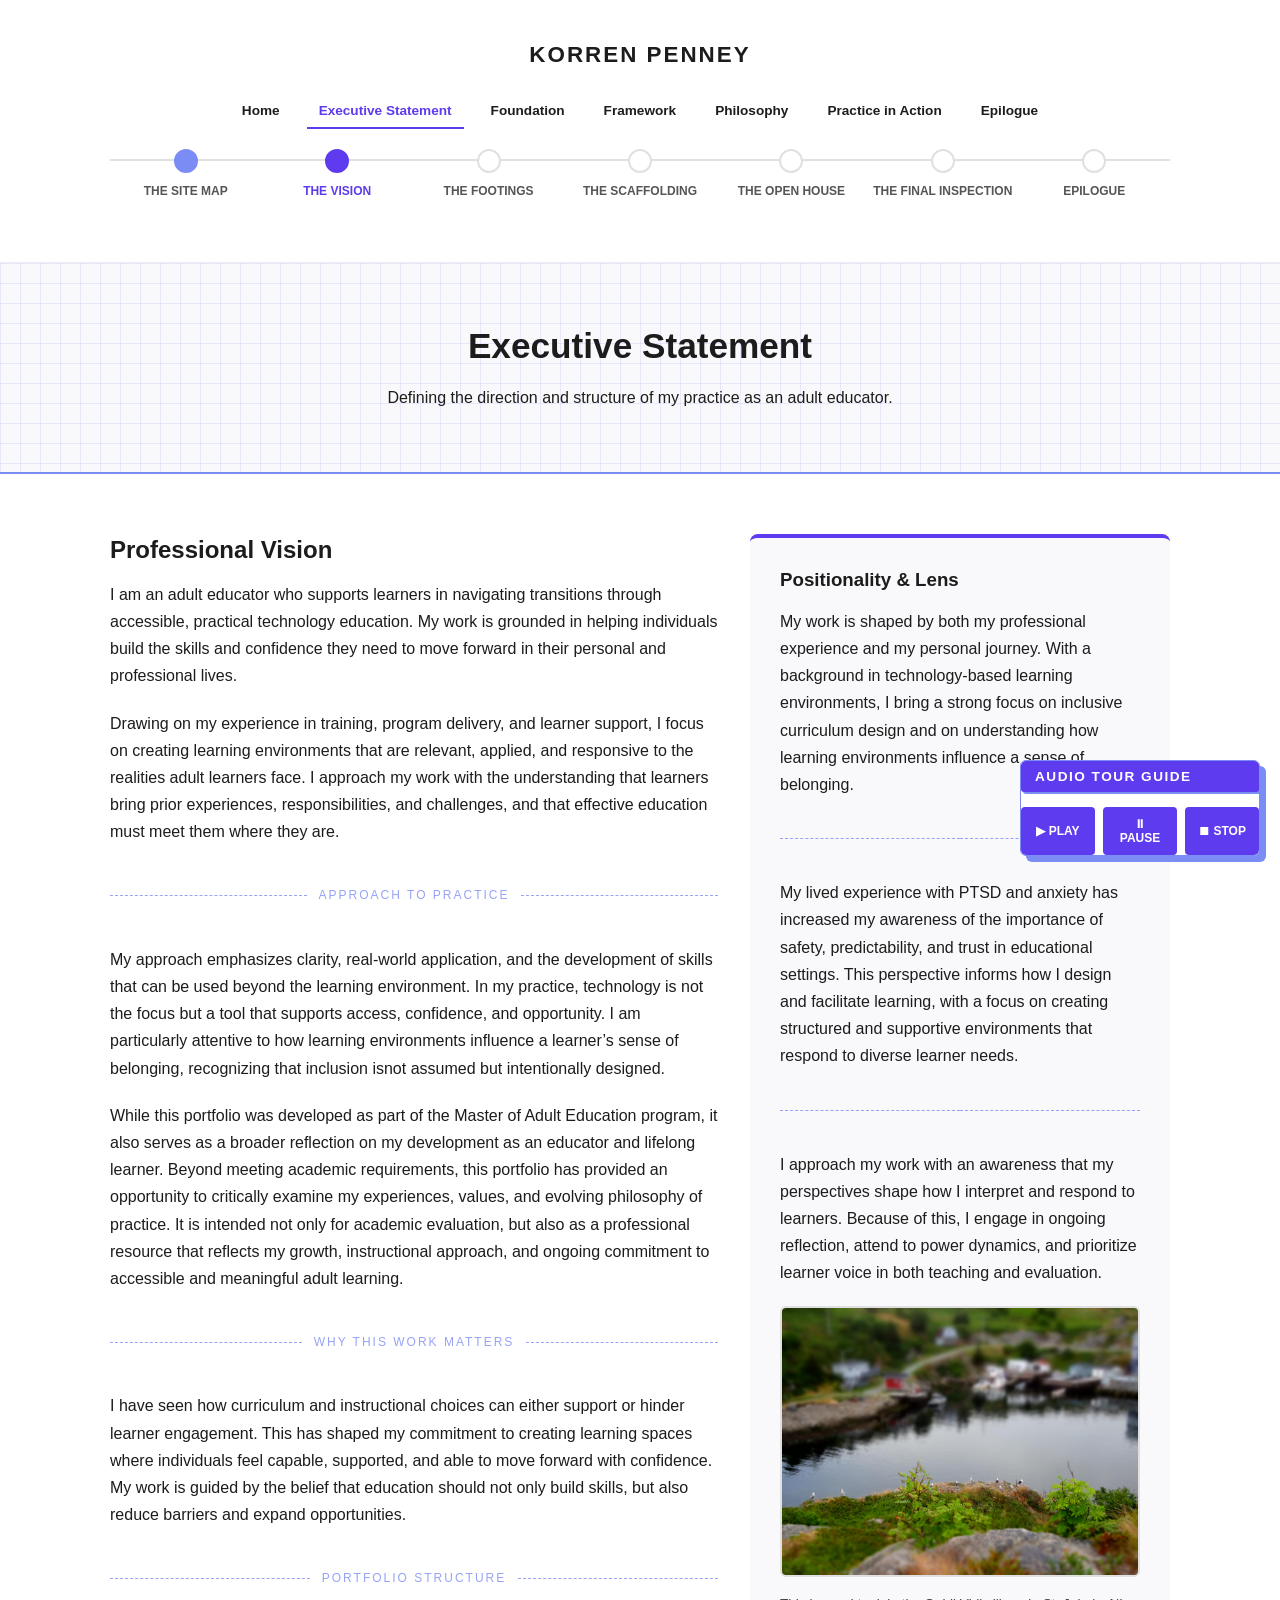
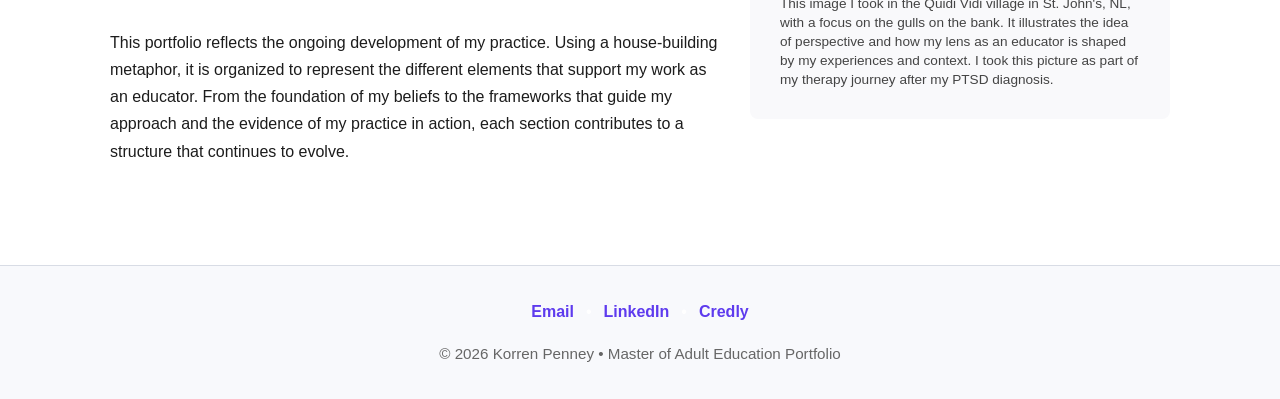
<file: executive-statement.html>
<!DOCTYPE html>
<html lang="en">

<head>
    <meta charset="UTF-8">
    <meta name="viewport" content="width=device-width, initial-scale=1.0">
    <title>Executive Statement | Korren Penney</title>
    <link rel="stylesheet" href="styles.css">
    <script src="playReadAloud.js"></script>
    <script src="main.js"></script>
    <link rel="icon" type="image/png" href="images/favicon.png">
</head>

<body>
    <a href="#main-content" class="skip-link">Skip to main content</a>
    <header>
        <div class="container">
            <h1>Korren Penney</h1>

            <!-- Hamburger Button -->
            <button class="nav-toggle" id="menuToggle">☰</button>
            <nav id="navMenu">
                <a href="index.html">Home</a>
                <a href="executive-statement.html" class="active">Executive Statement</a>
                <a href="foundation.html">Foundation</a>
                <a href="framework.html">Framework</a>
                <a href="philosophy-statement.html">Philosophy</a>
                <a href="evidence.html">Practice in Action</a>
                <a href="epilogue.html">Epilogue</a>
            </nav>

            <div class="progress-container">
                <ul class="progress-bar">
                    <li class="completed">The Site Map</li>
                    <li class="active">The Vision</li>
                    <li>The Footings</li>
                    <li>The Scaffolding</li>
                    <li>The Open House</li>
                    <li>The Final Inspection</li>
                    <li>Epilogue</li>
                </ul>
            </div>
        </div>
    </header>
    <!-- start read alound from here -->
    <div class="read-aloud">
        <section class="hero">
            <div class="container">
                <h2>Executive Statement</h2>
                <p>
                    Defining the direction and structure of my practice as an adult educator.
                </p>
            </div>
        </section>

        <div class="container">
            <div class="content-wrapper">

                <!-- MAIN CONTENT -->
                <main class="main-content" id="main-content">
                    <article class="statement-card">

                        <h2>Professional Vision</h2>

                        <p class="drop-cap">
                            I am an adult educator who supports learners in navigating transitions through accessible,
                            practical technology education. My work is grounded in helping individuals build the skills 
                            and confidence they need to move forward in their personal and professional lives.
                        </p>

                        <p>
                            Drawing on my experience in training, program delivery, and learner support, I focus on
                            creating learning environments that are relevant, applied, and responsive to the realities 
                            adult learners face. I approach my work with the understanding that learners bring prior experiences, 
                            responsibilities, and challenges, and that effective education must meet them where they are.
                        </p>

                        <div class="measurement-line">Approach to Practice</div>

                        <p>
                            My approach emphasizes clarity, real-world application, and the development of skills that
                            can be used beyond the learning environment. In my practice, technology is not the focus but a tool 
                            that supports access, confidence, and opportunity. I am particularly attentive to how learning 
                            environments influence a learner’s sense of belonging, recognizing that inclusion isnot assumed but 
                            intentionally designed.
                        </p>
                        <p>
                            While this portfolio was developed as part of the Master of Adult Education program, it also serves as a broader 
                            reflection on my development as an educator and lifelong learner. Beyond meeting academic requirements, this 
                            portfolio has provided an opportunity to critically examine my experiences, values, and evolving philosophy of 
                            practice. It is intended not only for academic evaluation, but also as a professional resource that reflects my growth, 
                            instructional approach, and ongoing commitment to accessible and meaningful adult learning.
                        </p>

                        <div class="measurement-line">Why This Work Matters</div>

                        <p>
                            I have seen how curriculum and instructional choices can either support or hinder learner
                            engagement. This has shaped my commitment to creating learning spaces where individuals feel capable, supported, 
                            and able to move forward with confidence. My work is guided by the belief that education should not only build 
                            skills, but also reduce barriers and expand opportunities.
                        </p>

                        <div class="measurement-line">Portfolio Structure</div>

                        <p>
                            This portfolio reflects the ongoing development of my practice. Using a house-building
                            metaphor, it is organized to represent the different elements that support my work as an educator. From the 
                            foundation of my beliefs to the frameworks that guide my approach and the evidence of my practice in action, each 
                            section contributes to a structure that continues to evolve.
                        </p>

                    </article>
                </main>

                <!-- SIDEBAR -->
                <aside class="sidebar">

                    <div class="positionality-box">
                        <h3>Positionality & Lens</h3>

                        <p>
                            My work is shaped by both my professional experience and my personal journey. With a
                            background in technology-based learning environments, I bring a strong focus on inclusive curriculum design and on 
                            understanding how learning environments influence a sense of belonging.
                        </p>

                        <div class="measurement-line"></div>

                        <p>
                            My lived experience with PTSD and anxiety has increased my awareness of the importance of safety, predictability, 
                            and trust in educational settings. This perspective informs how I design and facilitate learning, with a focus on 
                            creating structured and supportive environments that respond to diverse learner needs.
                        </p>

                        <div class="measurement-line"></div>

                        <p>
                            I approach my work with an awareness that my perspectives shape how I interpret and respond to learners. Because of this, 
                            I engage in ongoing reflection, attend to power dynamics, and prioritize learner voice in both teaching and evaluation.
                        </p>
                        <!-- IMAGE -->
                        <div class="lens-image">
                            <img src="images/quidi-vidi-village.jpg"
                                alt="This image is of gulls on the bank in the Quidi Vidi village in St. John's, NL">
                            <p class="image-caption">
                                This image I took in the Quidi Vidi village in St. John's, NL, with a focus on the gulls
                                on the bank. It illustrates the idea of perspective and how my lens as an educator is
                                shaped by my experiences and context. I took this picture as part of my therapy journey after 
                                my PTSD diagnosis. 
                            </p>
                        </div>

                </aside>

            </div>
        </div>
    </div>
    <!-- end read aloud from here -->
    <div class="audio-guide-controls">
        <span class="phase-tag">Audio Tour Guide</span>
        <div class="button-group">
            <button onclick="playReadAloud()" aria-label="Play audio narration">▶ Play</button>
            <button onclick="pauseReadAloud()" aria-label="Pause audio narration">⏸ Pause</button>
            <button onclick="stopReadAloud()" aria-label="Stop audio narration">⏹ Stop</button>
        </div>
    </div>
<footer class="site-footer">

    <div class="footer-contact">
        <a href="mailto:korrenp@gmail.com">
            Email
        </a>

        <span aria-hidden="true">•</span>

        <a href="https://www.linkedin.com/in/korrenpenney/"
           target="_blank"
           rel="noopener noreferrer">
            LinkedIn
        </a>

        <span aria-hidden="true">•</span>

        <a href="https://www.credly.com/users/korren-penney/badges#credly"
           target="_blank"
           rel="noopener noreferrer">
            Credly
        </a>

    </div>

    <p class="footer-credit">
        &copy; <span id="year"></span> Korren Penney • Master of Adult Education Portfolio
    </p>

</footer>

    <script>
        document.getElementById("year").innerHTML = new Date().getFullYear();
    </script>

</body>

</html>
</file>
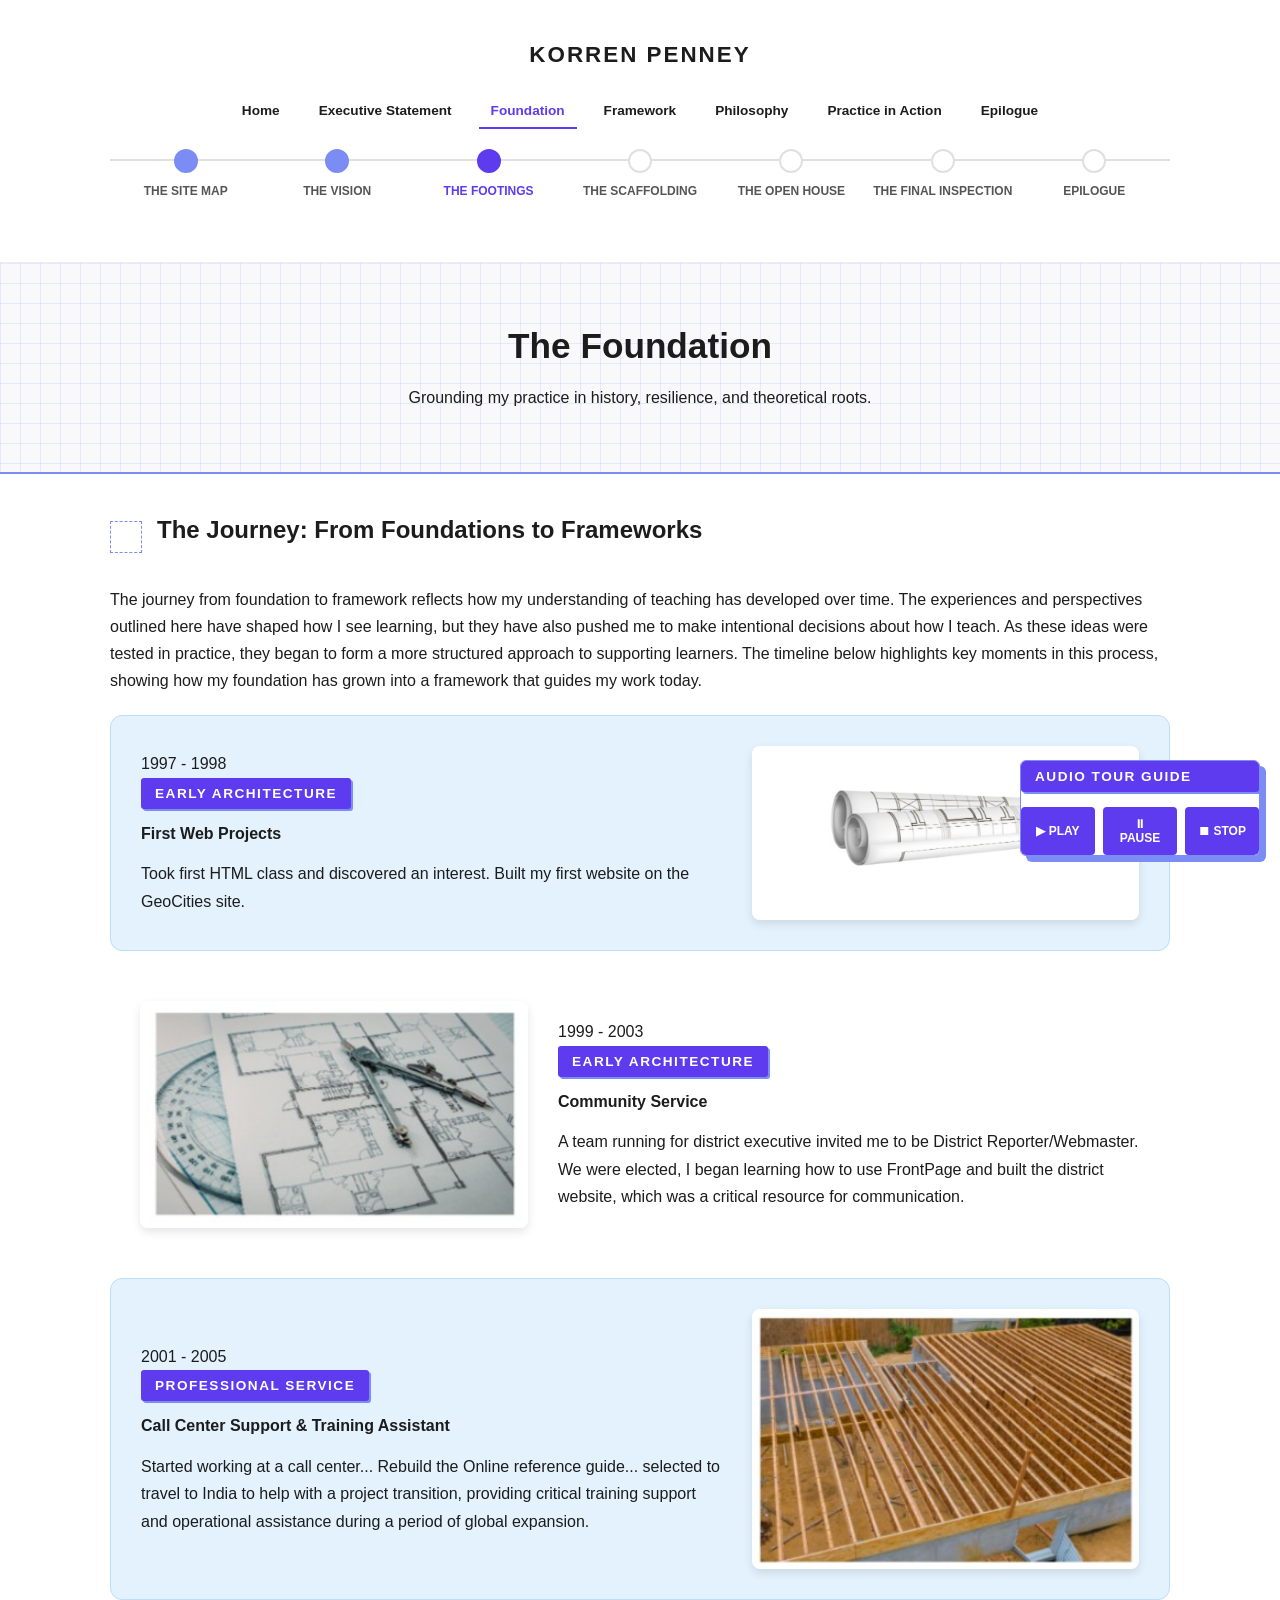
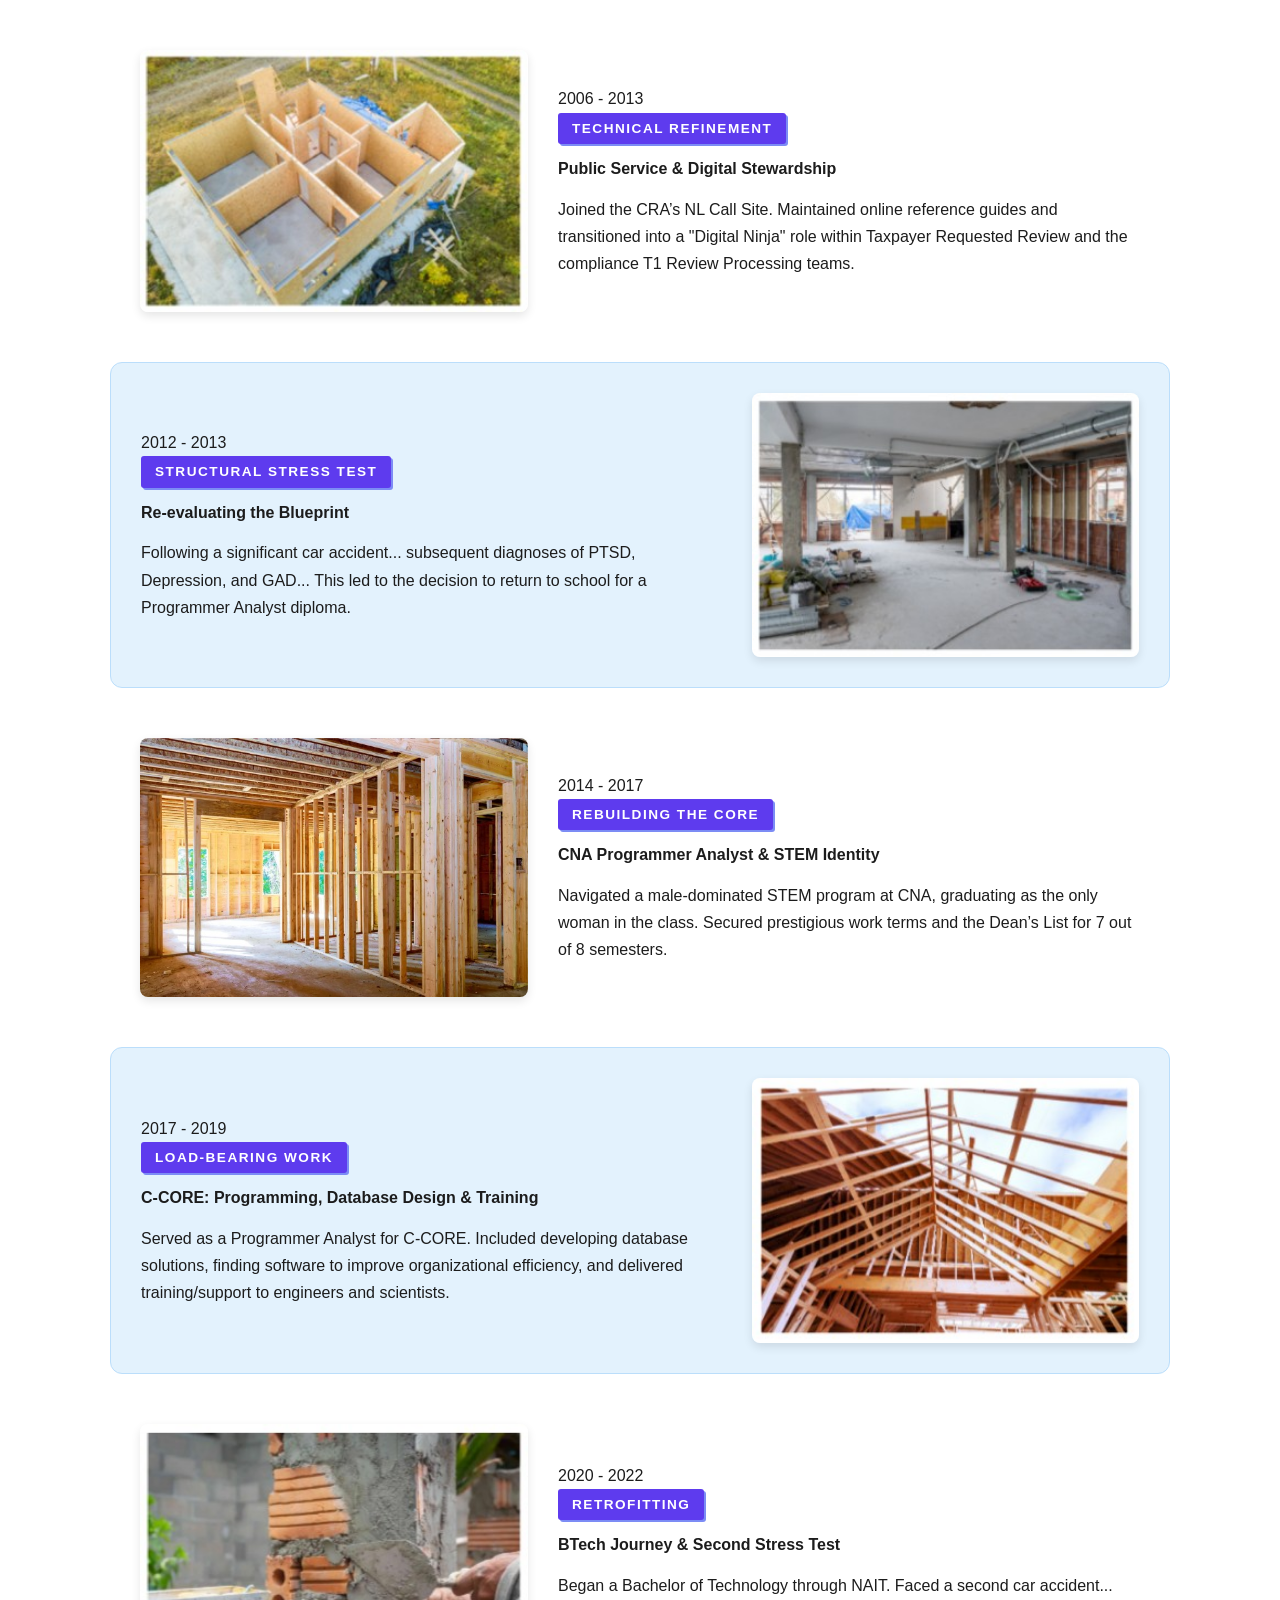
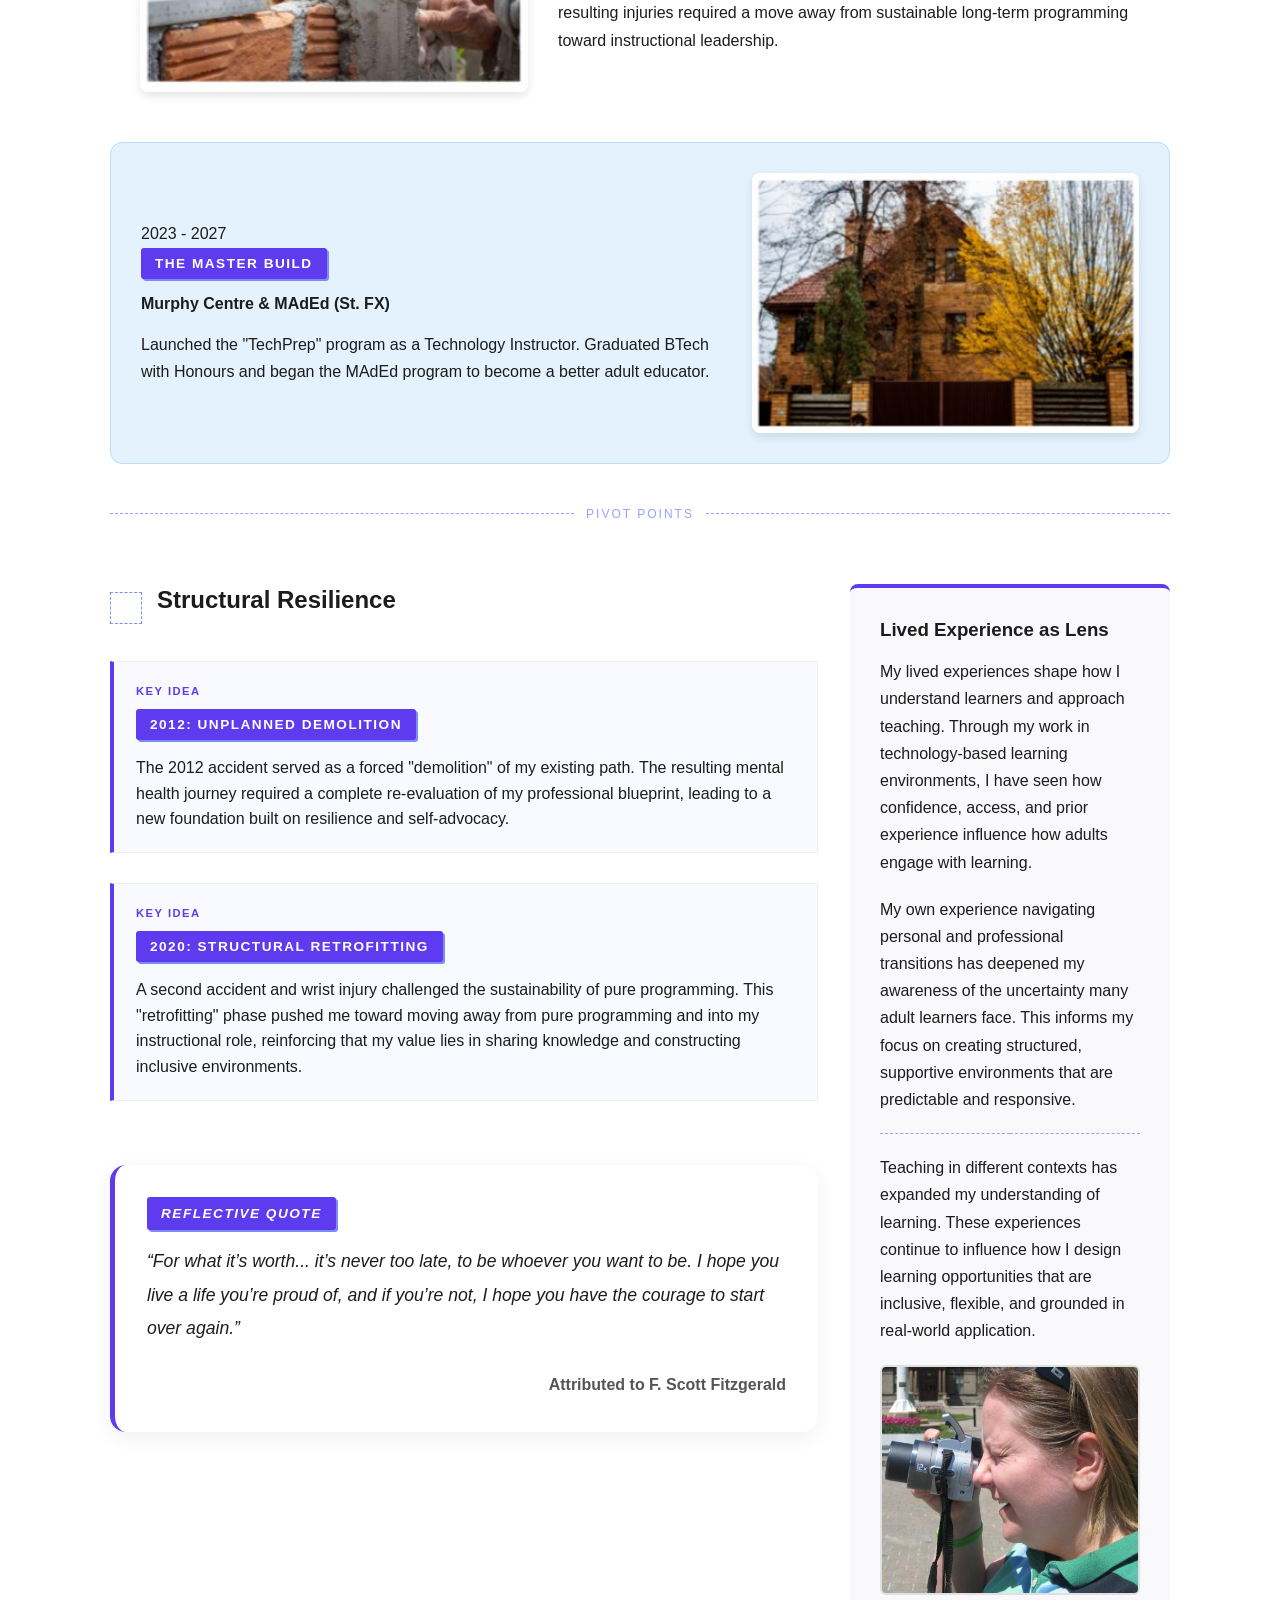
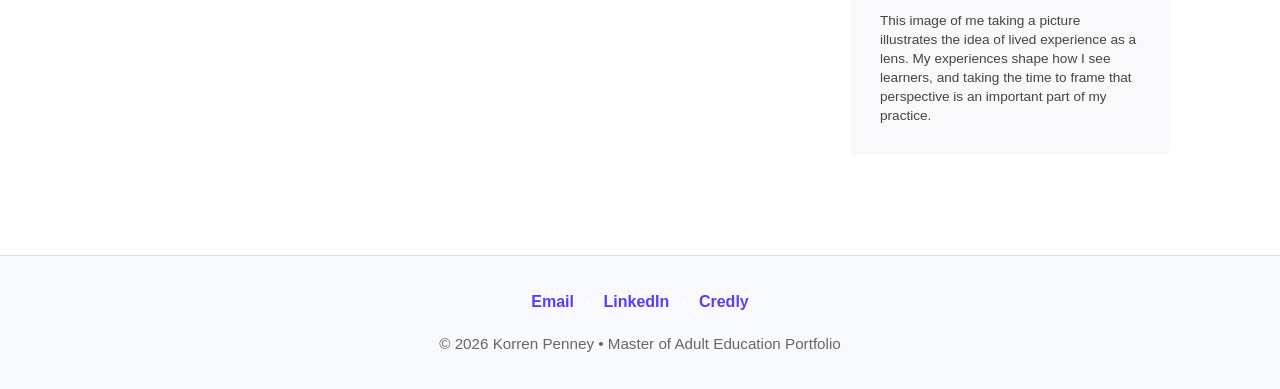
<file: foundation.html>
<!DOCTYPE html>
<html lang="en">

<head>
    <meta charset="UTF-8">
    <meta name="viewport" content="width=device-width, initial-scale=1.0">
    <title>Foundation | Korren Penney Portfolio</title>
    <link rel="stylesheet" href="styles.css">
    <link rel="stylesheet" href="foundation.css">
    <script src="playReadAloud.js"></script>
    <script src="main.js"></script>
    <link rel="icon" type="image/png" href="images/favicon.png">
</head>

<body>
    <a href="#main-content" class="skip-link">Skip to main content</a>
    <header>
        <div class="container">
            <h1>Korren Penney</h1>

            <button class="nav-toggle" id="menuToggle">☰</button>

            <nav id="navMenu">
                <a href="index.html">Home</a>
                <a href="executive-statement.html">Executive Statement</a>
                <a href="foundation.html" class="active">Foundation</a>
                <a href="framework.html">Framework</a>
                <a href="philosophy-statement.html">Philosophy</a>
                <a href="evidence.html">Practice in Action</a>
                <a href="epilogue.html">Epilogue</a>
            </nav>

            <div class="progress-container">
                <ul class="progress-bar">
                    <li class="completed">The Site Map</li>
                    <li class="completed">The Vision</li>
                    <li class="active">The Footings</li>
                    <li>The Scaffolding</li>
                    <li>The Open House</li>
                    <li>The Final Inspection</li>
                    <li>Epilogue</li>
                </ul>
            </div>
        </div>
    </header>

    <div class="read-aloud">

        <section class="hero">
            <div class="container">
                <h2>The Foundation</h2>
                <p>Grounding my practice in history, resilience, and theoretical roots.</p>
            </div>
        </section>

        <div class="container">

            <!-- ✅ MAIN now wraps ALL primary content -->
            <main id="main-content">

                <div class="blueprint-header">
                    <h2>The Journey: From Foundations to Frameworks</h2>
                </div>

                <p>
                    The journey from foundation to framework reflects how my understanding of teaching has developed
                    over time. The experiences and perspectives outlined here have shaped how I see learning, but they
                    have also pushed me to make intentional decisions about how I teach. As these ideas were tested in
                    practice, they began to form a more structured approach to supporting learners. The timeline below
                    highlights key moments in this process, showing how my foundation has grown into a framework that
                    guides my work today.
                </p>

            <!-- TIMELINE -->
            <div class="timeline staggered-layout">

                <div class="timeline-item text-left">
                    <div class="timeline-text">
                        <div class="timeline-date">1997 - 1998</div>
                        <div class="timeline-content">
                            <span class="phase-tag">Early Architecture</span>
                            <h4>First Web Projects</h4>
                            <p>
                                Took first HTML class and discovered an interest. Built my first website on the
                                GeoCities site.
                            </p>
                        </div>
                    </div>
                    <div class="timeline-visuals">
                        <img src="images/early-arch-1.jpg" alt="image of a building plans rolled up">
                    </div>
                </div>

                <div class="timeline-item image-left">
                    <div class="timeline-visuals">
                        <img src="images/early-arch-2.jpg" alt="Blueprint sketches and compass">
                    </div>
                    <div class="timeline-text">
                        <div class="timeline-date">1999 - 2003</div>
                        <div class="timeline-content">
                            <span class="phase-tag">Early Architecture</span>
                            <h4>Community Service</h4>
                            <p>
                                A team running for district executive invited me to be District Reporter/Webmaster. We
                                were elected, I began learning how to use FrontPage and built the district website, which was
                                a critical resource for communication.
                            </p>
                        </div>
                    </div>
                </div>

                <div class="timeline-item text-left">
                    <div class="timeline-text">
                        <div class="timeline-date">2001 - 2005</div>
                        <div class="timeline-content">
                            <span class="phase-tag">Professional Service</span>
                            <h4>Call Center Support & Training Assistant</h4>
                            <p>
                                Started working at a call center... Rebuild the Online reference guide... selected to
                                travel to India to help with a project transition, providing critical training support and
                                operational assistance during a period of global expansion.
                            </p>
                        </div>
                    </div>
                    <div class="timeline-visuals">
                        <img src="images/professional-service.jpg" alt="Subfloor joists">
                    </div>
                </div>

                <div class="timeline-item image-left">
                    <div class="timeline-visuals">
                        <img src="images/technical-refinement.jpg" alt="house framed out with walls">
                    </div>
                    <div class="timeline-text">
                        <div class="timeline-date">2006 - 2013</div>
                        <div class="timeline-content">
                            <span class="phase-tag">Technical Refinement</span>
                            <h4>Public Service & Digital Stewardship</h4>
                            <p>
                                Joined the CRA’s NL Call Site. Maintained online reference guides and transitioned into
                                a "Digital Ninja" role within Taxpayer Requested Review and the compliance T1 Review
                                Processing teams.
                            </p>
                        </div>
                    </div>
                </div>

                <div class="timeline-item text-left">
                    <div class="timeline-text">
                        <div class="timeline-date">2012 - 2013</div>
                        <div class="timeline-content">
                            <span class="phase-tag">Structural Stress Test</span>
                            <h4>Re-evaluating the Blueprint</h4>
                            <p>
                                Following a significant car accident... subsequent diagnoses of PTSD, Depression, and
                                GAD... This led to the decision to return to school for a Programmer Analyst diploma.
                            </p>
                        </div>
                    </div>
                    <div class="timeline-visuals">
                        <img src="images/structural-stress-test.jpg"
                            alt="Interior view of a house frame with exposed wall studs">
                    </div>
                </div>

                <div class="timeline-item image-left">
                    <div class="timeline-visuals">
                        <img src="images/rebuilding-the-core.jpg"
                            alt="Interior construction of a building with completed framing structure">
                    </div>
                    <div class="timeline-text">
                        <div class="timeline-date">2014 - 2017</div>
                        <div class="timeline-content">
                            <span class="phase-tag">Rebuilding the Core</span>
                            <h4>CNA Programmer Analyst & STEM Identity</h4>
                            <p>
                                Navigated a male-dominated STEM program at CNA, graduating as the only woman in the
                                class. Secured prestigious work terms and the Dean’s List for 7 out of 8 semesters.
                            </p>
                        </div>
                    </div>
                </div>

                <div class="timeline-item text-left">
                    <div class="timeline-text">
                        <div class="timeline-date">2017 - 2019</div>
                        <div class="timeline-content">
                            <span class="phase-tag">Load-Bearing Work</span>
                            <h4>C-CORE: Programming, Database Design & Training</h4>
                            <p>
                                Served as a Programmer Analyst for C-CORE. Included developing database solutions,
                                finding software to improve organizational efficiency, and delivered training/support to
                                engineers and scientists.
                            </p>
                        </div>
                    </div>
                    <div class="timeline-visuals">
                        <img src="images/load-bearing-work.jpg"
                            alt="Underside view looking up at complex wooden roof trusses">
                    </div>
                </div>

                <div class="timeline-item image-left">
                    <div class="timeline-visuals">
                        <img src="images/retro-fitting.jpg"
                            alt="Interior of an active construction site with pipes and exposed materials">
                    </div>
                    <div class="timeline-text">
                        <div class="timeline-date">2020 - 2022</div>
                        <div class="timeline-content">
                            <span class="phase-tag">Retrofitting</span>
                            <h4>BTech Journey & Second Stress Test</h4>
                            <p>
                                Began a Bachelor of Technology through NAIT. Faced a second car accident... resulting
                                injuries required a move away from sustainable long-term programming toward instructional
                                leadership.
                            </p>
                        </div>
                    </div>
                </div>

                <div class="timeline-item text-left">
                    <div class="timeline-text">
                        <div class="timeline-date">2023 - 2027</div>
                        <div class="timeline-content">
                            <span class="phase-tag">The Master Build</span>
                            <h4>Murphy Centre & MAdEd (St. FX)</h4>
                            <p>
                                Launched the "TechPrep" program as a Technology Instructor. Graduated BTech with Honours
                                and began the MAdEd program to become a better adult educator.
                            </p>
                        </div>
                    </div>
                    <div class="timeline-visuals">
                        <img src="images/finished-build.jpg" alt="A completed, finished two-story house in the autumn">
                    </div>
                </div>
            </div>
            <!-- Pivot Points -->
                 <div class="measurement-line">Pivot Points</div>

                <!-- ✅ LAYOUT WRAPPER for main + aside -->
                <div class="content-wrapper">

                    <div class="main-content">
                        <div class="blueprint-header">
                            <h2>Structural Resilience</h2>
                        </div>

                        <div class="building-block highlight-block">
                            <span class="phase-tag">2012: Unplanned Demolition</span>
                            <p>
                                The 2012 accident served as a forced "demolition" of my existing path. The resulting
                                mental health journey required a complete re-evaluation of my professional blueprint,
                                leading to a new foundation built on resilience and self-advocacy.
                            </p>
                        </div>

                        <div class="building-block highlight-block">
                            <span class="phase-tag">2020: Structural Retrofitting</span>
                            <p>
                                A second accident and wrist injury challenged the sustainability of pure programming.
                                This "retrofitting" phase pushed me toward moving away from pure programming and into
                                my instructional role, reinforcing that my value lies in sharing knowledge and
                                constructing inclusive environments.
                            </p>
                        </div>
                        <blockquote class="reflection-quote">
                        <span class="phase-tag">Reflective Quote</span>
                        <p>
                            “For what it’s worth... it’s never too late, to be whoever you want to be. 
                            I hope you live a life you’re proud of, and if you’re not, I hope you 
                            have the courage to start over again.”
                        </p>
                        <cite>Attributed to F. Scott Fitzgerald</cite>
                    </blockquote>
                    </div>

                    <aside class="sidebar lived-lens">
                        <h3>Lived Experience as Lens</h3>

                        <p>
                            My lived experiences shape how I understand learners and approach teaching. Through my work
                            in technology-based learning environments, I have seen how confidence, access, and prior
                            experience influence how adults engage with learning.
                        </p>

                        <p>
                            My own experience navigating personal and professional transitions has deepened my awareness
                            of the uncertainty many adult learners face. This informs my focus on creating structured,
                            supportive environments that are predictable and responsive.
                        </p>

                        <div class="measurement-line"></div>

                        <p>
                            Teaching in different contexts has expanded my understanding of learning. These experiences
                            continue to influence how I design learning opportunities that are inclusive, flexible, and
                            grounded in real-world application.
                        </p>

                        <div class="lens-image">
                            <img src="images/pic-taking-pic.jpg"
                                alt="Me taking a picture illustrating lived experience as a lens">
                            <p class="image-caption">
                                This image of me taking a picture illustrates the idea of lived experience as a lens.
                                My experiences shape how I see learners, and taking the time to frame that perspective
                                is an important part of my practice.
                            </p>
                        </div>
                    </aside>

                </div>

            </main>
        </div>
    </div>
    <div class="audio-guide-controls">
        <span class="phase-tag">Audio Tour Guide</span>
        <div class="button-group">
            <button onclick="playReadAloud()" aria-label="Play audio narration">▶ Play</button>
            <button onclick="pauseReadAloud()" aria-label="Pause audio narration">⏸ Pause</button>
            <button onclick="stopReadAloud()" aria-label="Stop audio narration">⏹ Stop</button>
        </div>
    </div>

<footer class="site-footer">

    <div class="footer-contact">
        <a href="mailto:korrenp@gmail.com">
            Email
        </a>

        <span aria-hidden="true">•</span>

        <a href="https://www.linkedin.com/in/korrenpenney/"
           target="_blank"
           rel="noopener noreferrer">
            LinkedIn
        </a>

        <span aria-hidden="true">•</span>

        <a href="https://www.credly.com/users/korren-penney/badges#credly"
           target="_blank"
           rel="noopener noreferrer">
            Credly
        </a>

    </div>

    <p class="footer-credit">
        &copy; <span id="year"></span> Korren Penney • Master of Adult Education Portfolio
    </p>

</footer>
</body>

</html>
</file>
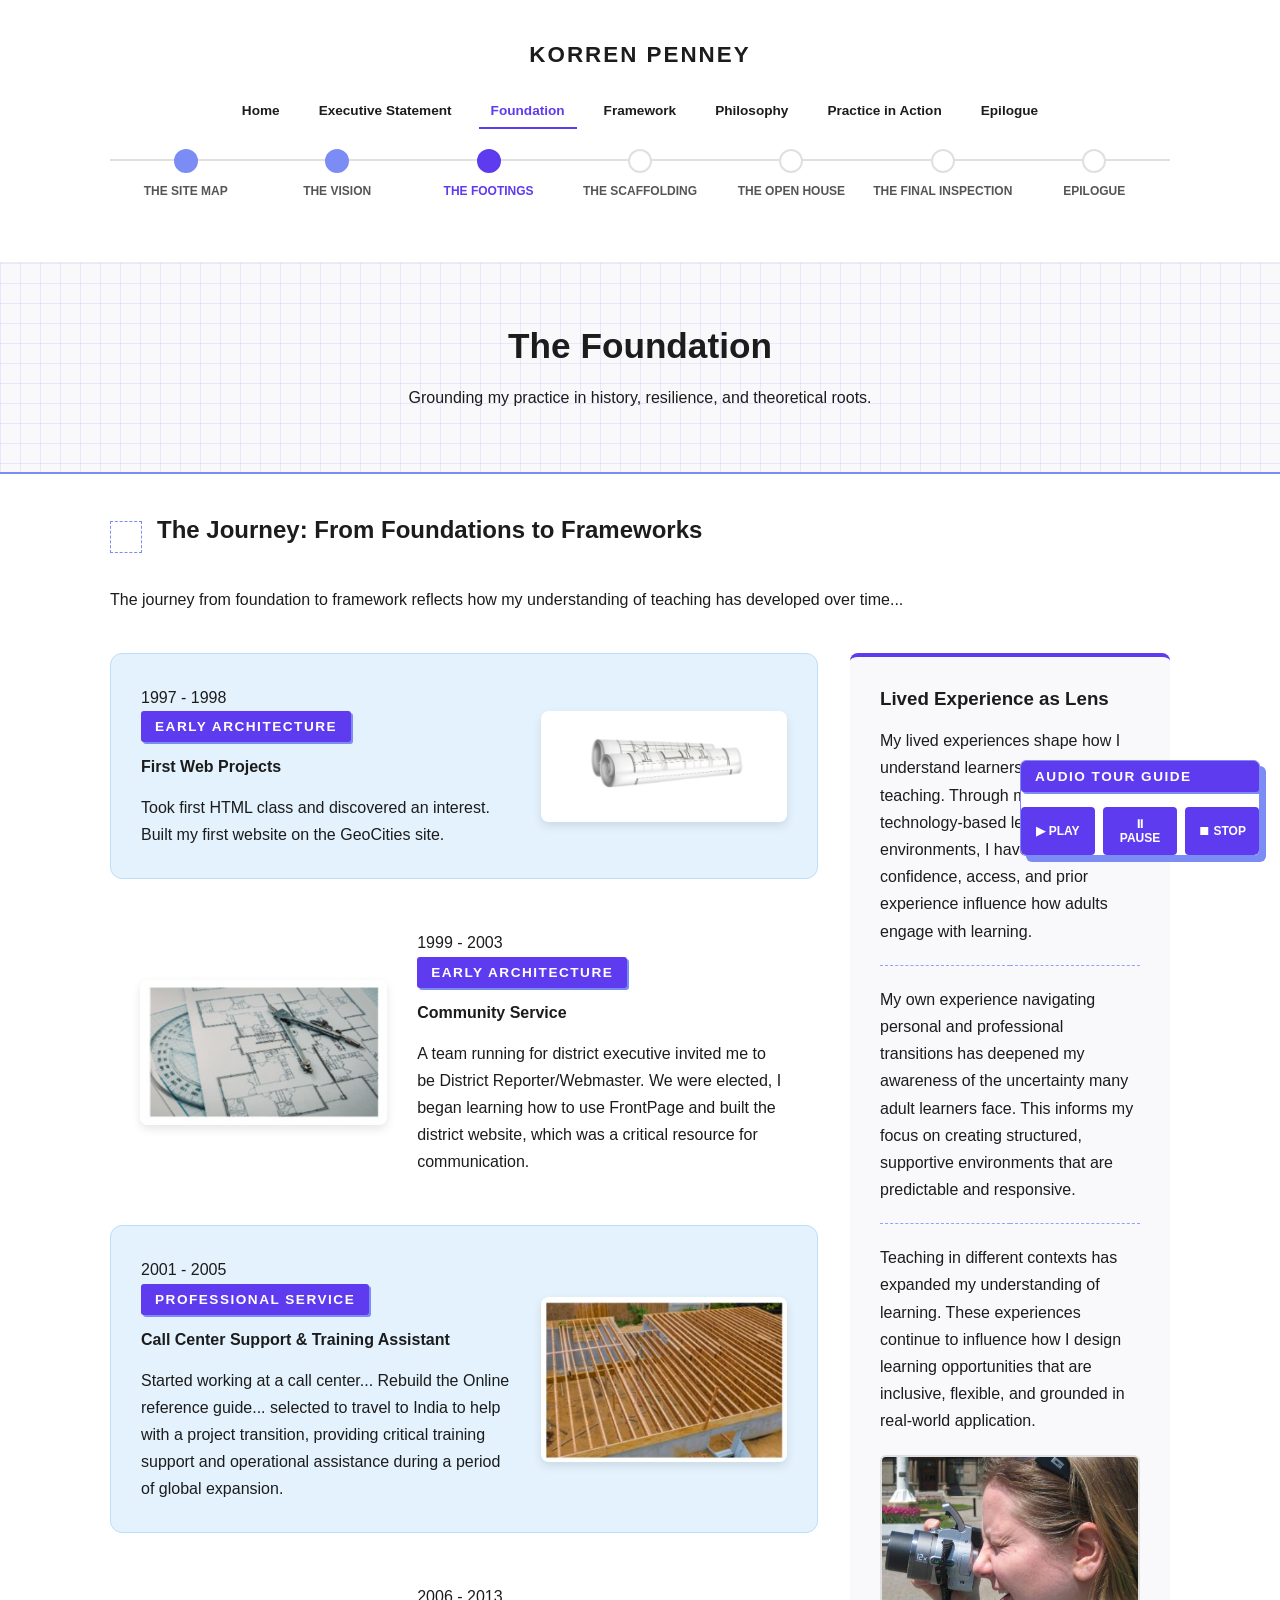
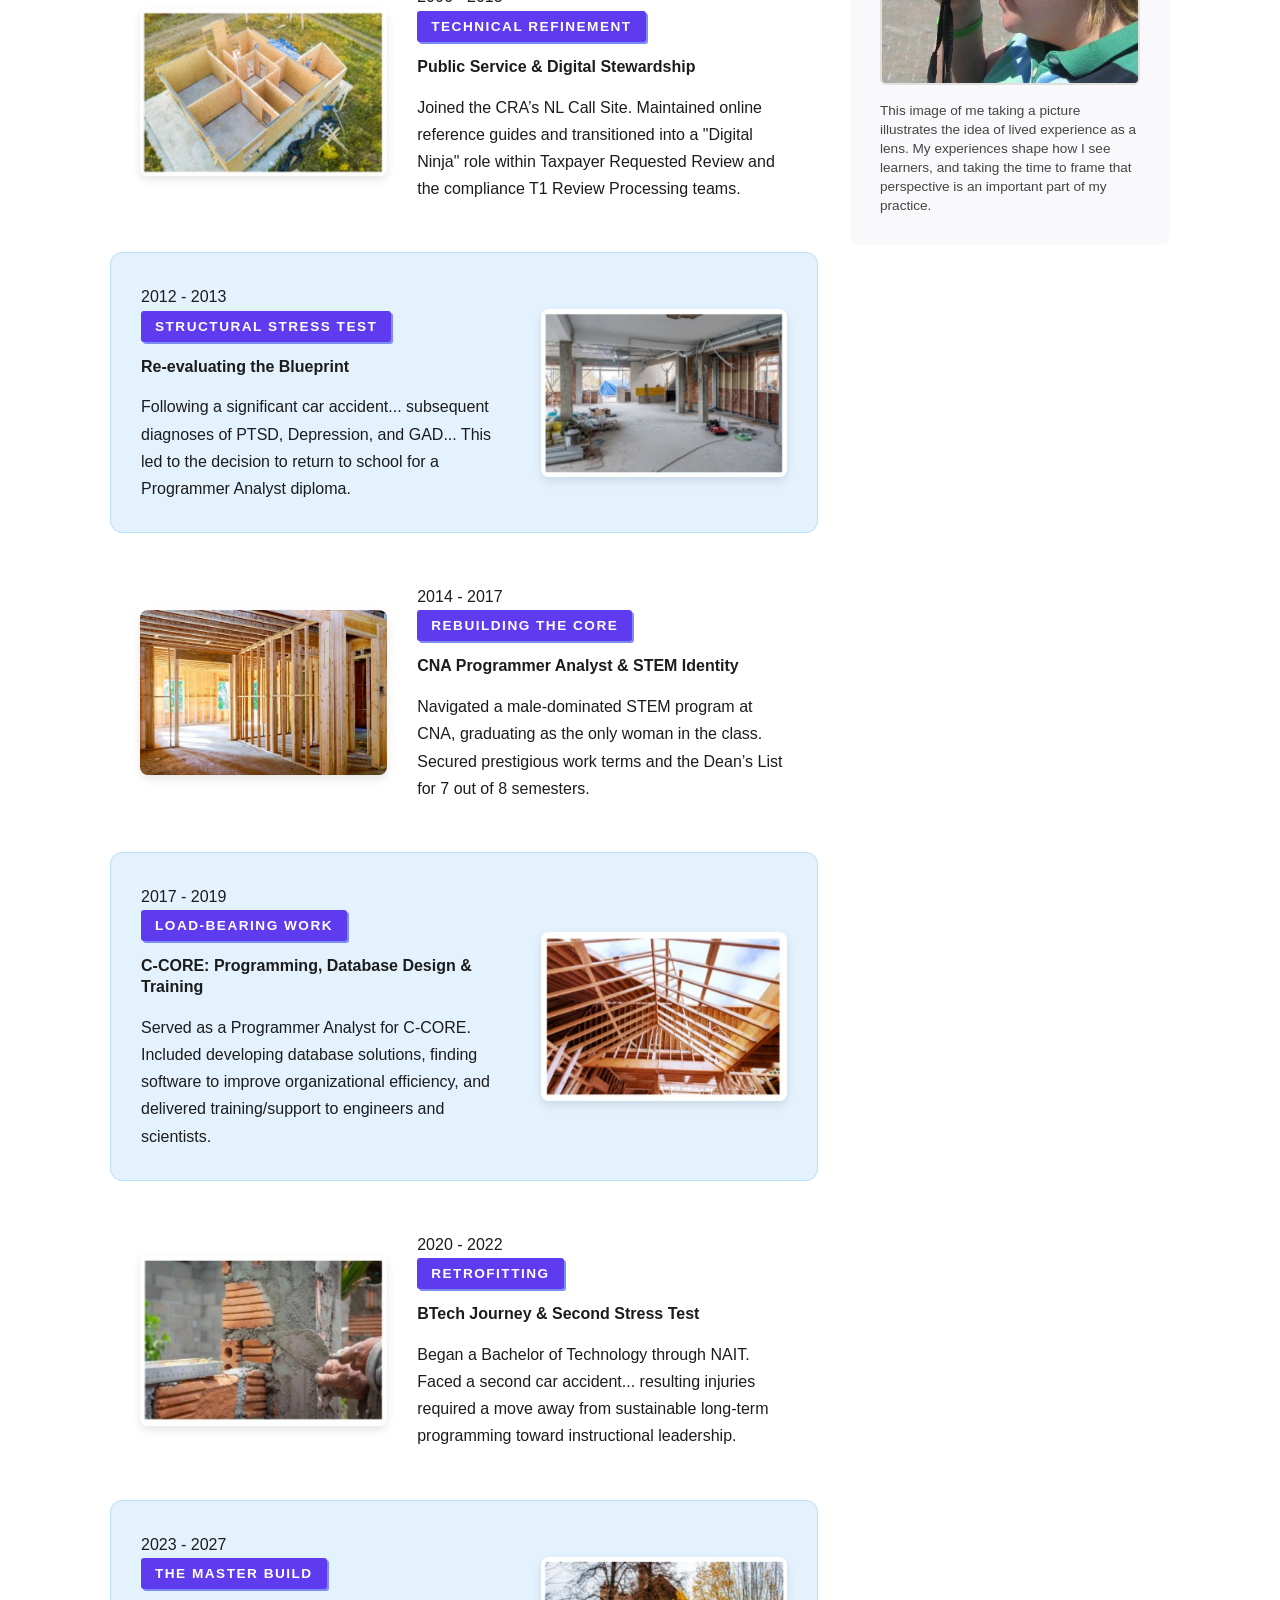
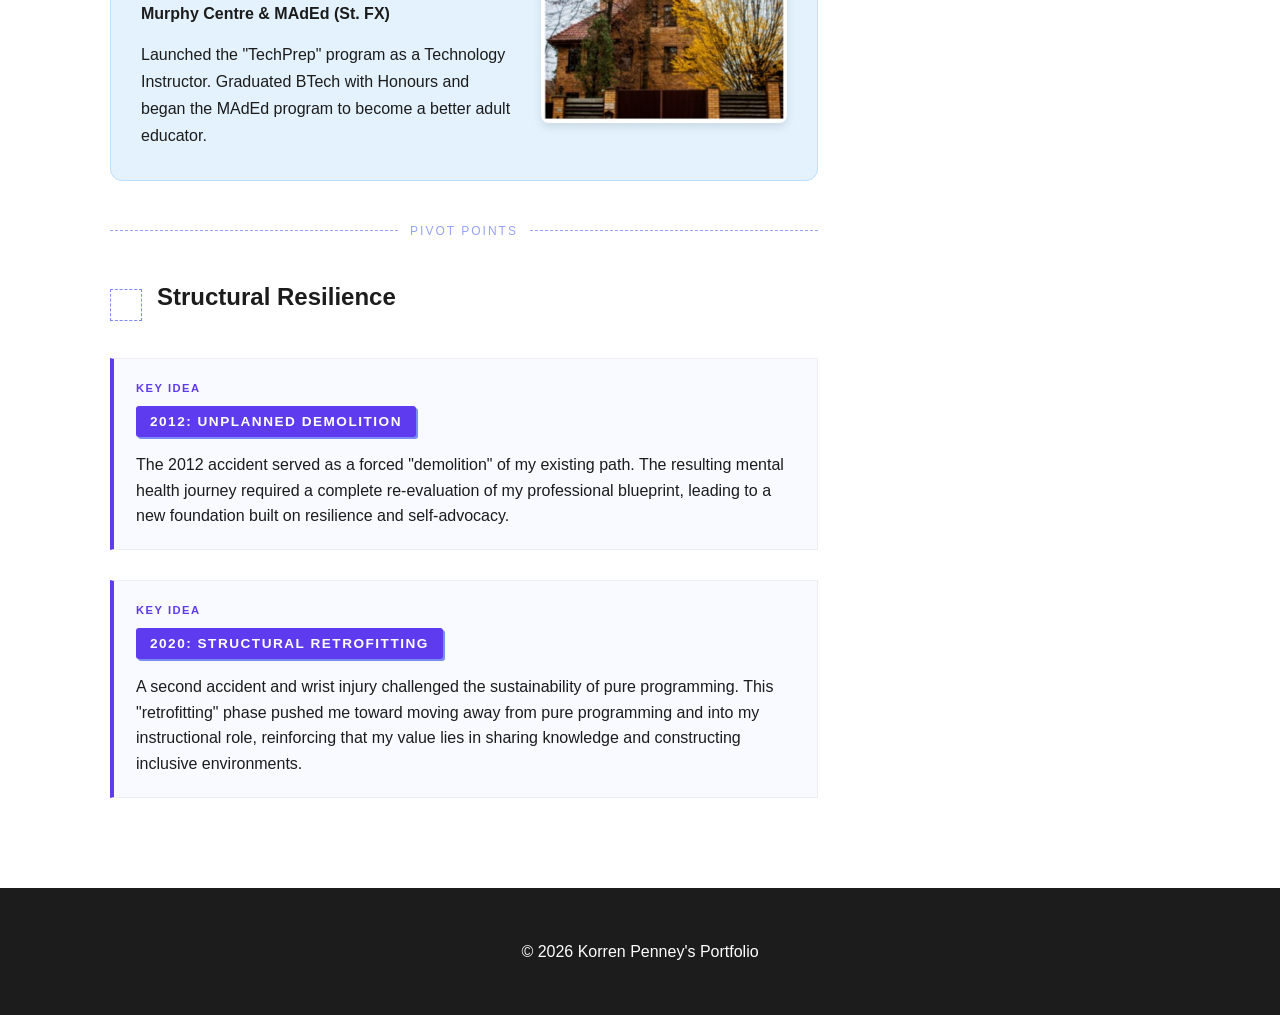
<file: foundations-v2.html>
<!DOCTYPE html>
<html lang="en">

<head>
    <meta charset="UTF-8">
    <meta name="viewport" content="width=device-width, initial-scale=1.0">
    <title>Foundation | Korren Penney Portfolio</title>

    <link rel="stylesheet" href="styles.css">
    <link rel="stylesheet" href="foundation.css">

    <script src="playReadAloud.js"></script>
    <script src="main.js"></script>
    <link rel="icon" type="image/png" href="images/favicon.png">
</head>

<body>

<header>
    <div class="container">
        <h1>Korren Penney</h1>

        <button class="nav-toggle" id="menuToggle">☰</button>

        <nav id="navMenu">
            <a href="index.html">Home</a>
            <a href="executive-statement.html">Executive Statement</a>
            <a href="foundation.html" class="active">Foundation</a>
            <a href="framework.html">Framework</a>
            <a href="philosophy-statement.html">Philosophy</a>
            <a href="evidence.html">Practice in Action</a>
            <a href="epilogue.html">Epilogue</a>
        </nav>

        <div class="progress-container">
            <ul class="progress-bar">
                <li class="completed">The Site Map</li>
                <li class="completed">The Vision</li>
                <li class="active">The Footings</li>
                <li>The Scaffolding</li>
                <li>The Open House</li>
                <li>The Final Inspection</li>
                <li>Epilogue</li>
            </ul>
        </div>
    </div>
</header>

<div class="read-aloud">

    <section class="hero">
        <div class="container">
            <h2>The Foundation</h2>
            <p>Grounding my practice in history, resilience, and theoretical roots.</p>
        </div>
    </section>

    <div class="container">

        <main id="main-content">

            <div class="blueprint-header">
                <h2>The Journey: From Foundations to Frameworks</h2>
            </div>

            <p>
                The journey from foundation to framework reflects how my understanding of teaching has developed over time...
            </p>

            <!-- ✅ FLEX LAYOUT STARTS HERE -->
            <div class="content-wrapper">

                <!-- LEFT COLUMN -->
                <div class="main-content">

            <!-- TIMELINE -->
            <div class="timeline staggered-layout">

                <div class="timeline-item text-left">
                    <div class="timeline-text">
                        <div class="timeline-date">1997 - 1998</div>
                        <div class="timeline-content">
                            <span class="phase-tag">Early Architecture</span>
                            <h4>First Web Projects</h4>
                            <p>
                                Took first HTML class and discovered an interest. Built my first website on the
                                GeoCities site.
                            </p>
                        </div>
                    </div>
                    <div class="timeline-visuals">
                        <img src="images/early-arch-1.jpg" alt="image of a building plans rolled up">
                    </div>
                </div>

                <div class="timeline-item image-left">
                    <div class="timeline-visuals">
                        <img src="images/early-arch-2.jpg" alt="Blueprint sketches and compass">
                    </div>
                    <div class="timeline-text">
                        <div class="timeline-date">1999 - 2003</div>
                        <div class="timeline-content">
                            <span class="phase-tag">Early Architecture</span>
                            <h4>Community Service</h4>
                            <p>
                                A team running for district executive invited me to be District Reporter/Webmaster. We
                                were elected, I began learning how to use FrontPage and built the district website, which was
                                a critical resource for communication.
                            </p>
                        </div>
                    </div>
                </div>

                <div class="timeline-item text-left">
                    <div class="timeline-text">
                        <div class="timeline-date">2001 - 2005</div>
                        <div class="timeline-content">
                            <span class="phase-tag">Professional Service</span>
                            <h4>Call Center Support & Training Assistant</h4>
                            <p>
                                Started working at a call center... Rebuild the Online reference guide... selected to
                                travel to India to help with a project transition, providing critical training support and
                                operational assistance during a period of global expansion.
                            </p>
                        </div>
                    </div>
                    <div class="timeline-visuals">
                        <img src="images/professional-service.jpg" alt="Subfloor joists">
                    </div>
                </div>

                <div class="timeline-item image-left">
                    <div class="timeline-visuals">
                        <img src="images/technical-refinement.jpg" alt="house framed out with walls">
                    </div>
                    <div class="timeline-text">
                        <div class="timeline-date">2006 - 2013</div>
                        <div class="timeline-content">
                            <span class="phase-tag">Technical Refinement</span>
                            <h4>Public Service & Digital Stewardship</h4>
                            <p>
                                Joined the CRA’s NL Call Site. Maintained online reference guides and transitioned into
                                a "Digital Ninja" role within Taxpayer Requested Review and the compliance T1 Review
                                Processing teams.
                            </p>
                        </div>
                    </div>
                </div>

                <div class="timeline-item text-left">
                    <div class="timeline-text">
                        <div class="timeline-date">2012 - 2013</div>
                        <div class="timeline-content">
                            <span class="phase-tag">Structural Stress Test</span>
                            <h4>Re-evaluating the Blueprint</h4>
                            <p>
                                Following a significant car accident... subsequent diagnoses of PTSD, Depression, and
                                GAD... This led to the decision to return to school for a Programmer Analyst diploma.
                            </p>
                        </div>
                    </div>
                    <div class="timeline-visuals">
                        <img src="images/structural-stress-test.jpg"
                            alt="Interior view of a house frame with exposed wall studs">
                    </div>
                </div>

                <div class="timeline-item image-left">
                    <div class="timeline-visuals">
                        <img src="images/rebuilding-the-core.jpg"
                            alt="Interior construction of a building with completed framing structure">
                    </div>
                    <div class="timeline-text">
                        <div class="timeline-date">2014 - 2017</div>
                        <div class="timeline-content">
                            <span class="phase-tag">Rebuilding the Core</span>
                            <h4>CNA Programmer Analyst & STEM Identity</h4>
                            <p>
                                Navigated a male-dominated STEM program at CNA, graduating as the only woman in the
                                class. Secured prestigious work terms and the Dean’s List for 7 out of 8 semesters.
                            </p>
                        </div>
                    </div>
                </div>

                <div class="timeline-item text-left">
                    <div class="timeline-text">
                        <div class="timeline-date">2017 - 2019</div>
                        <div class="timeline-content">
                            <span class="phase-tag">Load-Bearing Work</span>
                            <h4>C-CORE: Programming, Database Design & Training</h4>
                            <p>
                                Served as a Programmer Analyst for C-CORE. Included developing database solutions,
                                finding software to improve organizational efficiency, and delivered training/support to
                                engineers and scientists.
                            </p>
                        </div>
                    </div>
                    <div class="timeline-visuals">
                        <img src="images/load-bearing-work.jpg"
                            alt="Underside view looking up at complex wooden roof trusses">
                    </div>
                </div>

                <div class="timeline-item image-left">
                    <div class="timeline-visuals">
                        <img src="images/retro-fitting.jpg"
                            alt="Interior of an active construction site with pipes and exposed materials">
                    </div>
                    <div class="timeline-text">
                        <div class="timeline-date">2020 - 2022</div>
                        <div class="timeline-content">
                            <span class="phase-tag">Retrofitting</span>
                            <h4>BTech Journey & Second Stress Test</h4>
                            <p>
                                Began a Bachelor of Technology through NAIT. Faced a second car accident... resulting
                                injuries required a move away from sustainable long-term programming toward instructional
                                leadership.
                            </p>
                        </div>
                    </div>
                </div>

                <div class="timeline-item text-left">
                    <div class="timeline-text">
                        <div class="timeline-date">2023 - 2027</div>
                        <div class="timeline-content">
                            <span class="phase-tag">The Master Build</span>
                            <h4>Murphy Centre & MAdEd (St. FX)</h4>
                            <p>
                                Launched the "TechPrep" program as a Technology Instructor. Graduated BTech with Honours
                                and began the MAdEd program to become a better adult educator.
                            </p>
                        </div>
                    </div>
                    <div class="timeline-visuals">
                        <img src="images/finished-build.jpg" alt="A completed, finished two-story house in the autumn">
                    </div>
                </div>
            </div>

                    <div class="measurement-line">Pivot Points</div>

                    <div class="blueprint-header">
                        <h2>Structural Resilience</h2>
                    </div>

                    <div class="building-block highlight-block">
                        <span class="phase-tag">2012: Unplanned Demolition</span>
                            <p>
                                The 2012 accident served as a forced "demolition" of my existing path. The resulting
                                mental health journey required a complete re-evaluation of my professional blueprint,
                                leading to a new foundation built on resilience and self-advocacy.
                            </p>
                    </div>

                    <div class="building-block highlight-block">
                        <span class="phase-tag">2020: Structural Retrofitting</span>
                        <p>
                            A second accident and wrist injury challenged the sustainability of pure programming.
                            This "retrofitting" phase pushed me toward moving away from pure programming and into
                            my instructional role, reinforcing that my value lies in sharing knowledge and
                            constructing inclusive environments.
                        </p>
                    </div>

                </div>

                <!-- RIGHT COLUMN -->
                <aside class="sidebar lived-lens">

                    <h3>Lived Experience as Lens</h3>

                    <p>
                        My lived experiences shape how I understand learners and approach teaching. Through my work
                        in technology-based learning environments, I have seen how confidence, access, and prior
                        experience influence how adults engage with learning.
                    </p>

                    <div class="measurement-line"></div>

                    <p>
                        My own experience navigating personal and professional transitions has deepened my awareness
                        of the uncertainty many adult learners face. This informs my focus on creating structured,
                        supportive environments that are predictable and responsive.                        
                    </p>
                       <div class="measurement-line"></div>

                        <p>
                            Teaching in different contexts has expanded my understanding of learning. These experiences
                            continue to influence how I design learning opportunities that are inclusive, flexible, and
                            grounded in real-world application.
                        </p>
                    <div class="lens-image">
                        <img src="images/pic-taking-pic.jpg"
                             alt="Me taking a picture illustrating lived experience as a lens">
                        <p class="image-caption">
                            This image of me taking a picture illustrates the idea of lived experience as a lens.
                            My experiences shape how I see learners, and taking the time to frame that perspective
                            is an important part of my practice.
                        </p>
                    </div>

                </aside>

            </div>
            <!-- ✅ FLEX LAYOUT ENDS -->

        </main>
    </div>
</div>

<div class="audio-guide-controls">
    <span class="phase-tag">Audio Tour Guide</span>
    <div class="button-group">
        <button onclick="playReadAloud()">▶ Play</button>
        <button onclick="pauseReadAloud()">⏸ Pause</button>
        <button onclick="stopReadAloud()">⏹ Stop</button>
    </div>
</div>

<footer>
    <p>&copy; <span id="year"></span> Korren Penney's Portfolio</p>
</footer>

</body>
</html>
</file>
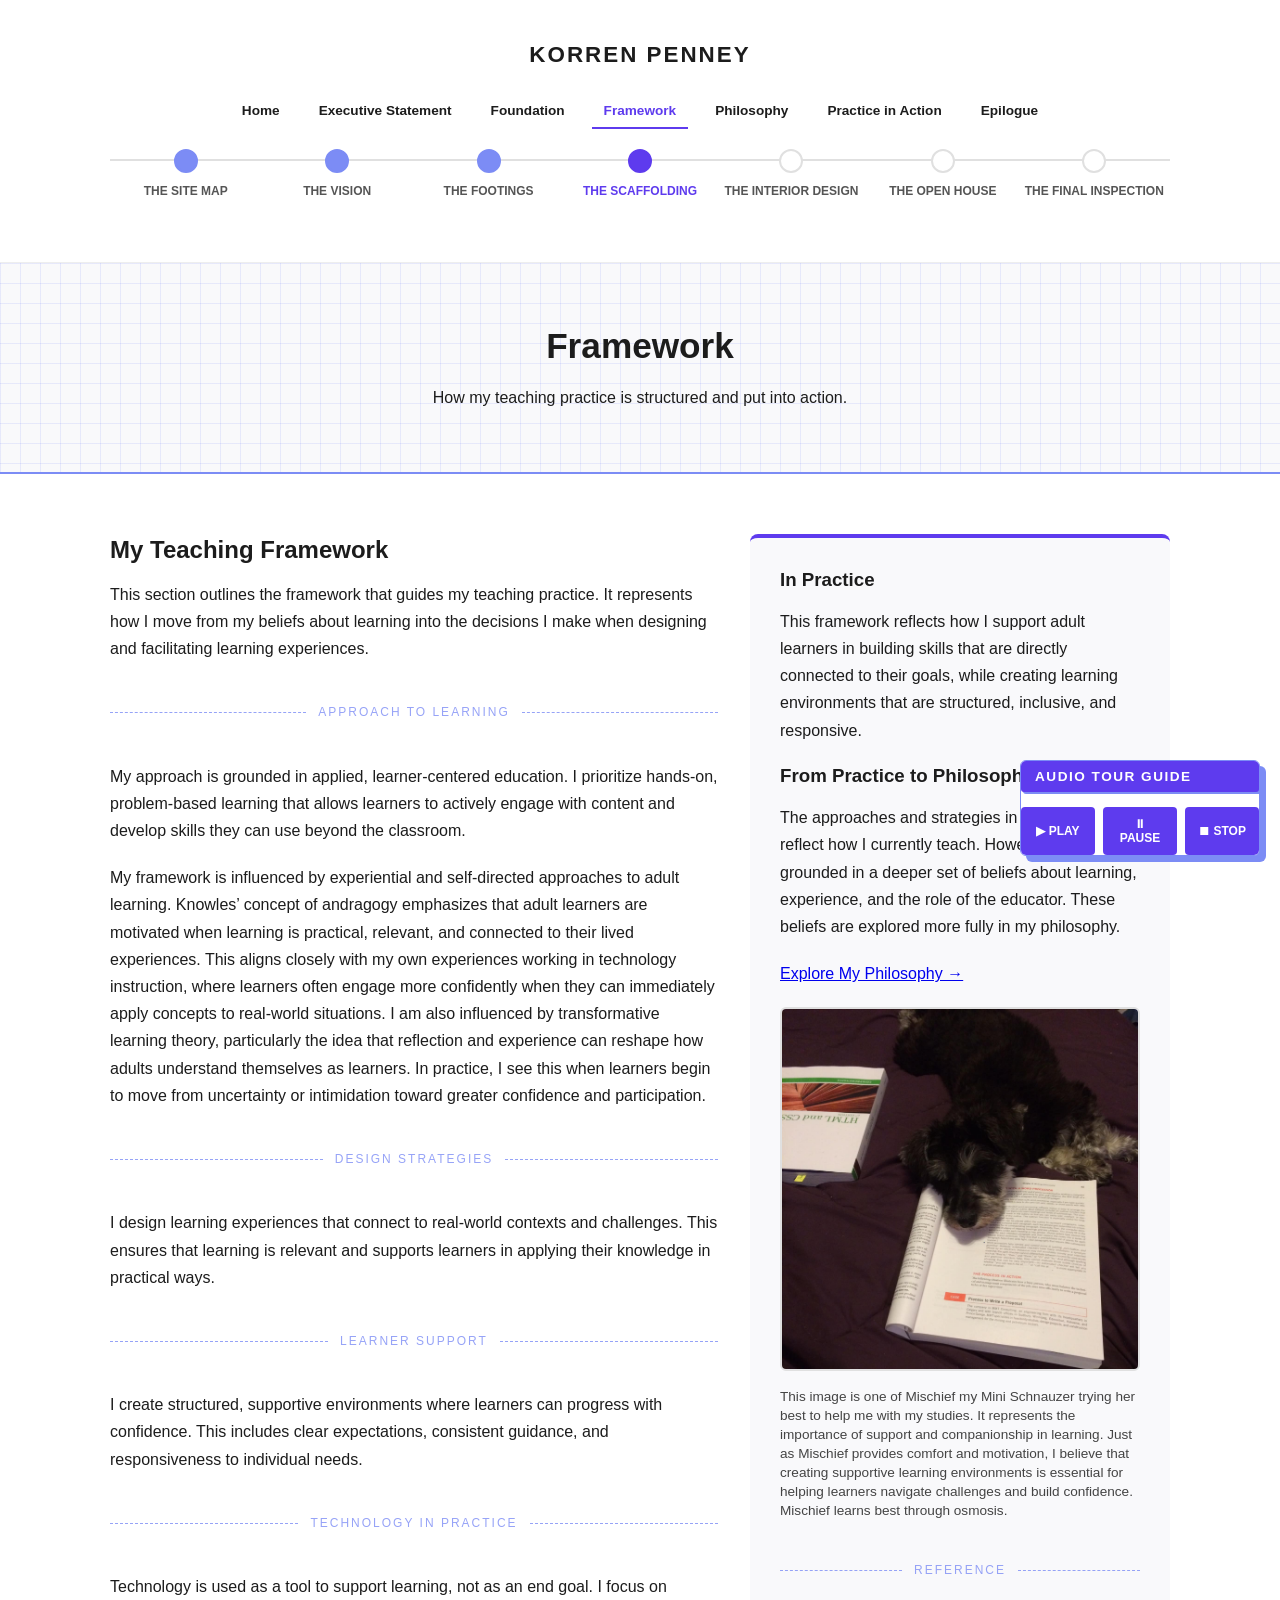
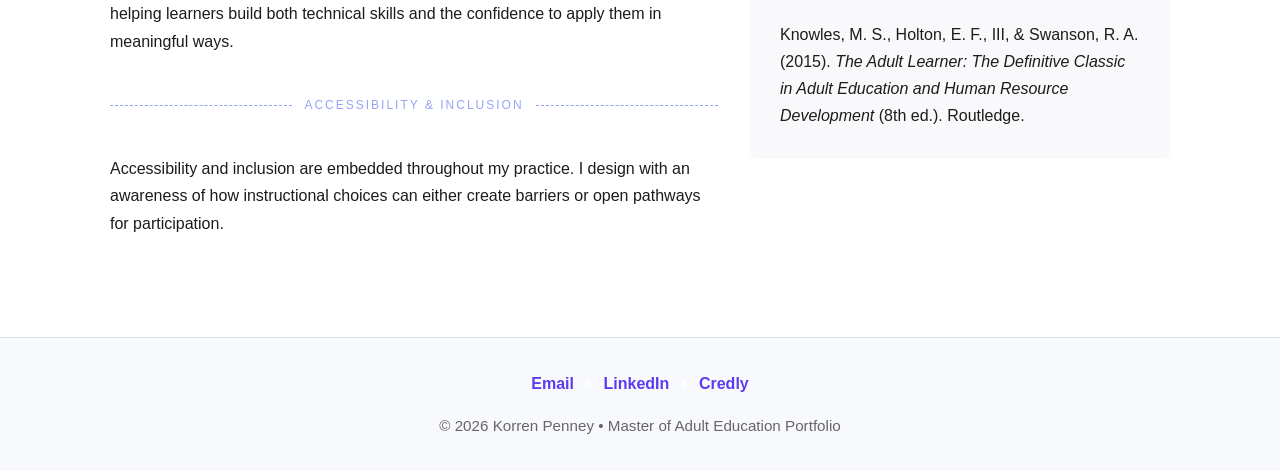
<file: framework.html>
<!DOCTYPE html>
<html lang="en">

<head>
    <meta charset="UTF-8">
    <meta name="viewport" content="width=device-width, initial-scale=1.0">
    <title>Framework | Korren Penney</title>
    <link rel="stylesheet" href="styles.css">
    <script src="playReadAloud.js"></script>
    <script src="main.js"></script>
    <link rel="icon" type="image/png" href="images/favicon.png">
</head>

<body>
    <a href="#main-content" class="skip-link">Skip to main content</a>
    <header>
        <div class="container">
            <h1>Korren Penney</h1>
            <!-- Hamburger Button -->
            <button class="nav-toggle" id="menuToggle">☰</button>
            <nav id="navMenu">
                <a href="index.html">Home</a>
                <a href="executive-statement.html">Executive Statement</a>
                <a href="foundation.html">Foundation</a>
                <a href="framework.html" class="active">Framework</a>
                <a href="philosophy-statement.html">Philosophy</a>
                <a href="evidence.html">Practice in Action</a>
                <a href="epilogue.html">Epilogue</a>
            </nav>
            <div class="progress-container">
                <ul class="progress-bar">
                    <li class="completed">The Site Map</li>
                    <li class="completed">The Vision</li>
                    <li class="completed">The Footings</li>
                    <li class="active">The Scaffolding</li>
                    <li>The Interior Design</li>
                    <li>The Open House</li>
                    <li>The Final Inspection</li>
                </ul>
            </div>
        </div>
    </header>
    <!-- start read alound from here -->
    <div class="read-aloud">
        <section class="hero">
            <div class="container">
                <h2>Framework</h2>
                <p>How my teaching practice is structured and put into action.</p>
            </div>
        </section>

        <div class="container">
            <div class="content-wrapper">

                <main class="main-content" id="main-content">

                    <h2>My Teaching Framework</h2>

                    <p class="drop-cap">
                        This section outlines the framework that guides my teaching practice. It represents how I move
                        from my beliefs about learning into the decisions I make when designing and facilitating learning experiences.
                    </p>

                    <div class="measurement-line">Approach to Learning</div>
                    <p>
                        My approach is grounded in applied, learner-centered education. I prioritize hands-on,
                        problem-based learning that allows learners to actively engage with content and develop skills they can use 
                        beyond the classroom.
                    </p>
                    <p>
                        My framework is influenced by experiential and self-directed approaches to adult learning. Knowles’ concept of 
                        andragogy emphasizes that adult learners are motivated when learning is practical, relevant, and connected to their 
                        lived experiences. This aligns closely with my own experiences working in technology instruction, where learners often 
                        engage more confidently when they can immediately apply concepts to real-world situations. I am also influenced by 
                        transformative learning theory, particularly the idea that reflection and experience can reshape how adults understand 
                        themselves as learners. In practice, I see this when learners begin to move from uncertainty or intimidation toward greater 
                        confidence and participation.
                    </p>

                    <div class="measurement-line">Design Strategies</div>
                    <p>
                        I design learning experiences that connect to real-world contexts and challenges. This ensures
                        that learning is relevant and supports learners in applying their knowledge in practical ways.
                    </p>

                    <div class="measurement-line">Learner Support</div>
                    <p>
                        I create structured, supportive environments where learners can progress with confidence. This
                        includes clear expectations, consistent guidance, and responsiveness to individual needs.
                    </p>

                    <div class="measurement-line">Technology in Practice</div>
                    <p>
                        Technology is used as a tool to support learning, not as an end goal. I focus on helping
                        learners build both technical skills and the confidence to apply them in meaningful ways.
                    </p>

                    <div class="measurement-line">Accessibility & Inclusion</div>
                    <p>
                        Accessibility and inclusion are embedded throughout my practice. I design with an awareness of
                        how instructional choices can either create barriers or open pathways for participation.
                    </p>

                </main>

                <aside class="sidebar">
                    <h3>In Practice</h3>
                    <p>
                        This framework reflects how I support adult learners in building skills that are directly
                        connected to their goals, while creating learning environments that are structured, inclusive,
                        and responsive.
                    </p>
                    <h3>From Practice to Philosophy</h3>
                    <p>
                        The approaches and strategies in this framework reflect how I currently teach.
                        However, they are grounded in a deeper set of beliefs about learning, experience,
                        and the role of the educator. These beliefs are explored more fully in my philosophy.
                    </p>
                    <a href="philosophy-statement.html" class="sidebar-button">
                        Explore My Philosophy →</a>
                        <!-- IMAGE -->
                        <div class="lens-image">
                            <img src="images/Mischief-Study.jpg"
                                alt="This image is one of Mischief my Mini Schnauzer trying her best to help me with my studies.">
                            <p class="image-caption">
                                This image is one of Mischief my Mini Schnauzer trying her best to help me with my
                                studies. It represents the importance of support and companionship in learning. Just as
                                Mischief provides comfort and motivation, I believe that creating supportive learning
                                environments is essential for helping learners navigate challenges and build confidence. Mischief 
                                learns best through osmosis.
                            </p>

                    <div class="measurement-line">Reference</div>

                    <p>
                        Knowles, M. S., Holton, E. F., III, & Swanson, R. A. (2015). <em>
                            The Adult Learner: The Definitive Classic in Adult Education and Human Resource Development
                        </em> (8th ed.). Routledge.
                    </p>                              
                        </div>
                </aside>

            </div>
        </div>

    </div>
    <!-- end read aloud from here -->
    <div class="audio-guide-controls">
        <span class="phase-tag">Audio Tour Guide</span>
        <div class="button-group">
            <button onclick="playReadAloud()" aria-label="Play audio narration">▶ Play</button>
            <button onclick="pauseReadAloud()" aria-label="Pause audio narration">⏸ Pause</button>
            <button onclick="stopReadAloud()" aria-label="Stop audio narration">⏹ Stop</button>
        </div>
    </div>
<footer class="site-footer">

    <div class="footer-contact">
        <a href="mailto:korrenp@gmail.com">
            Email
        </a>

        <span aria-hidden="true">•</span>

        <a href="https://www.linkedin.com/in/korrenpenney/"
           target="_blank"
           rel="noopener noreferrer">
            LinkedIn
        </a>

        <span aria-hidden="true">•</span>

        <a href="https://www.credly.com/users/korren-penney/badges#credly"
           target="_blank"
           rel="noopener noreferrer">
            Credly
        </a>

    </div>

    <p class="footer-credit">
        &copy; <span id="year"></span> Korren Penney • Master of Adult Education Portfolio
    </p>

</footer>
</body>

</html>
</file>
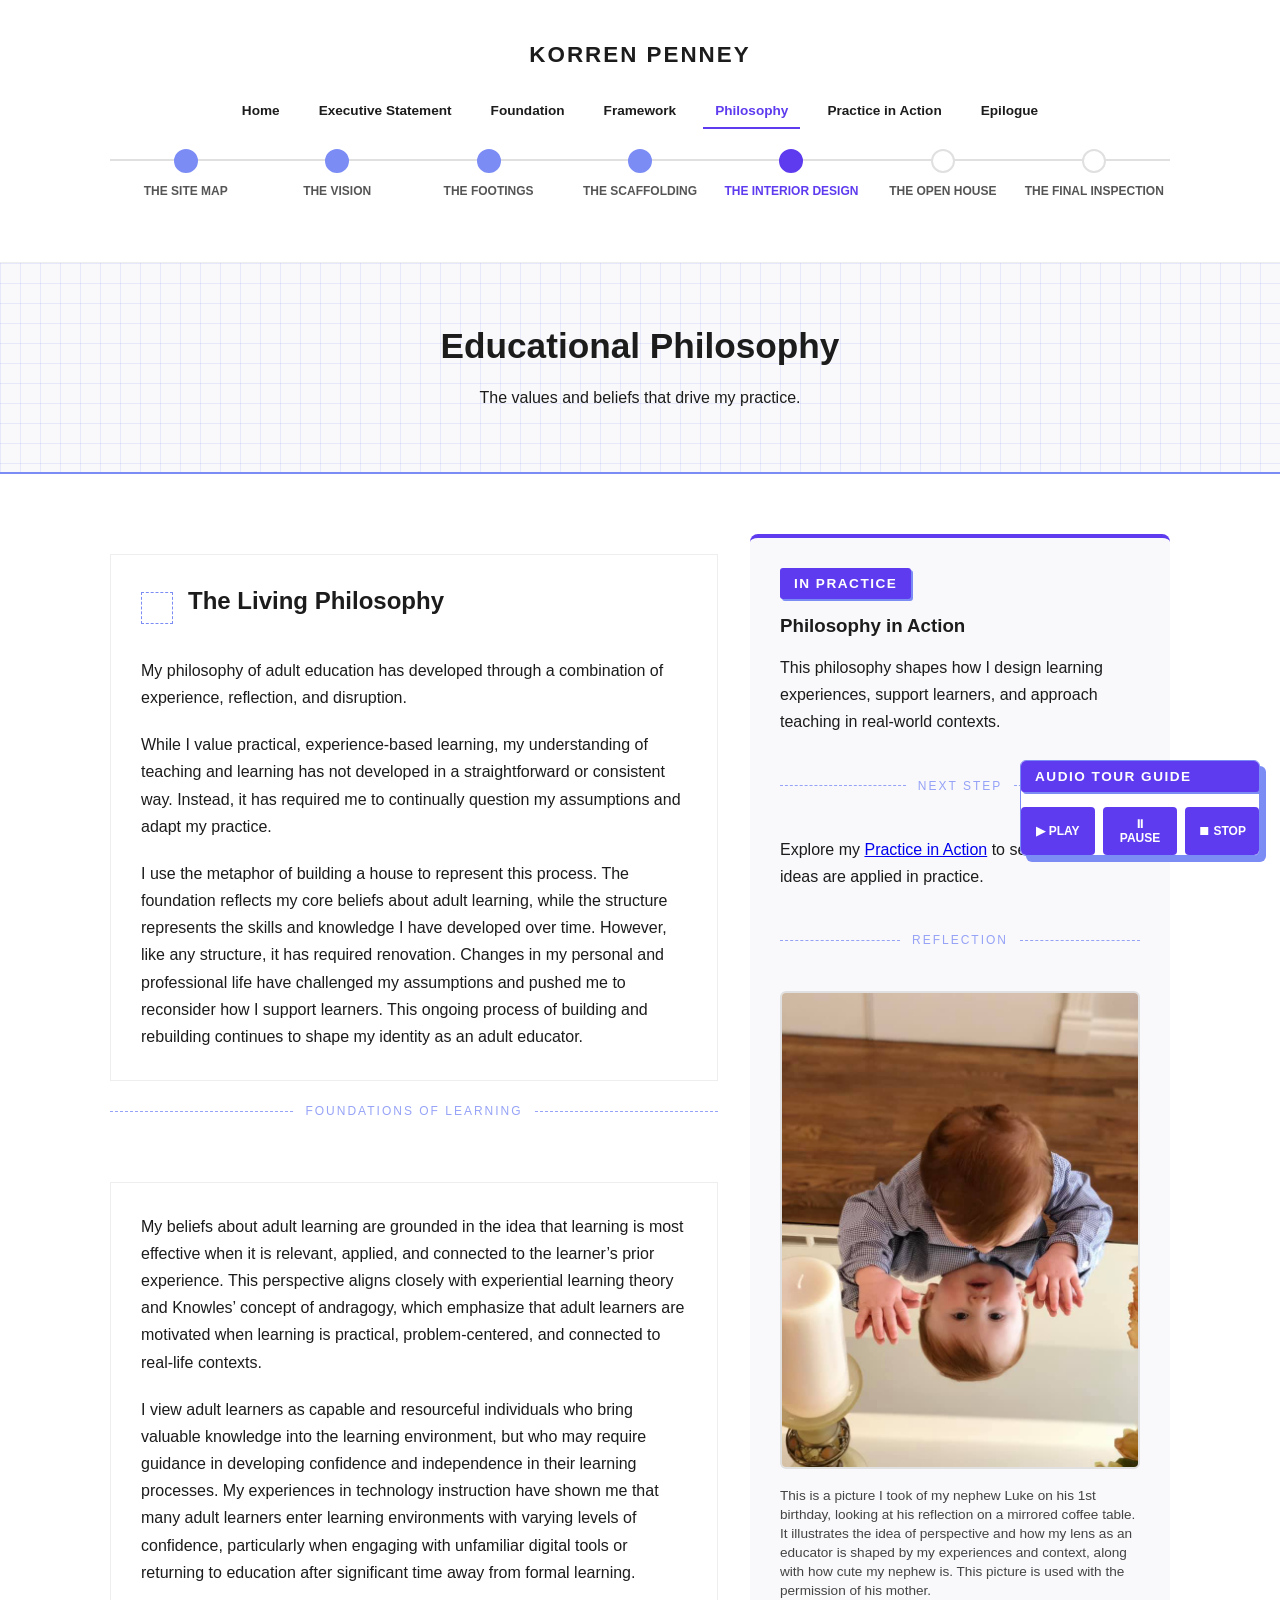
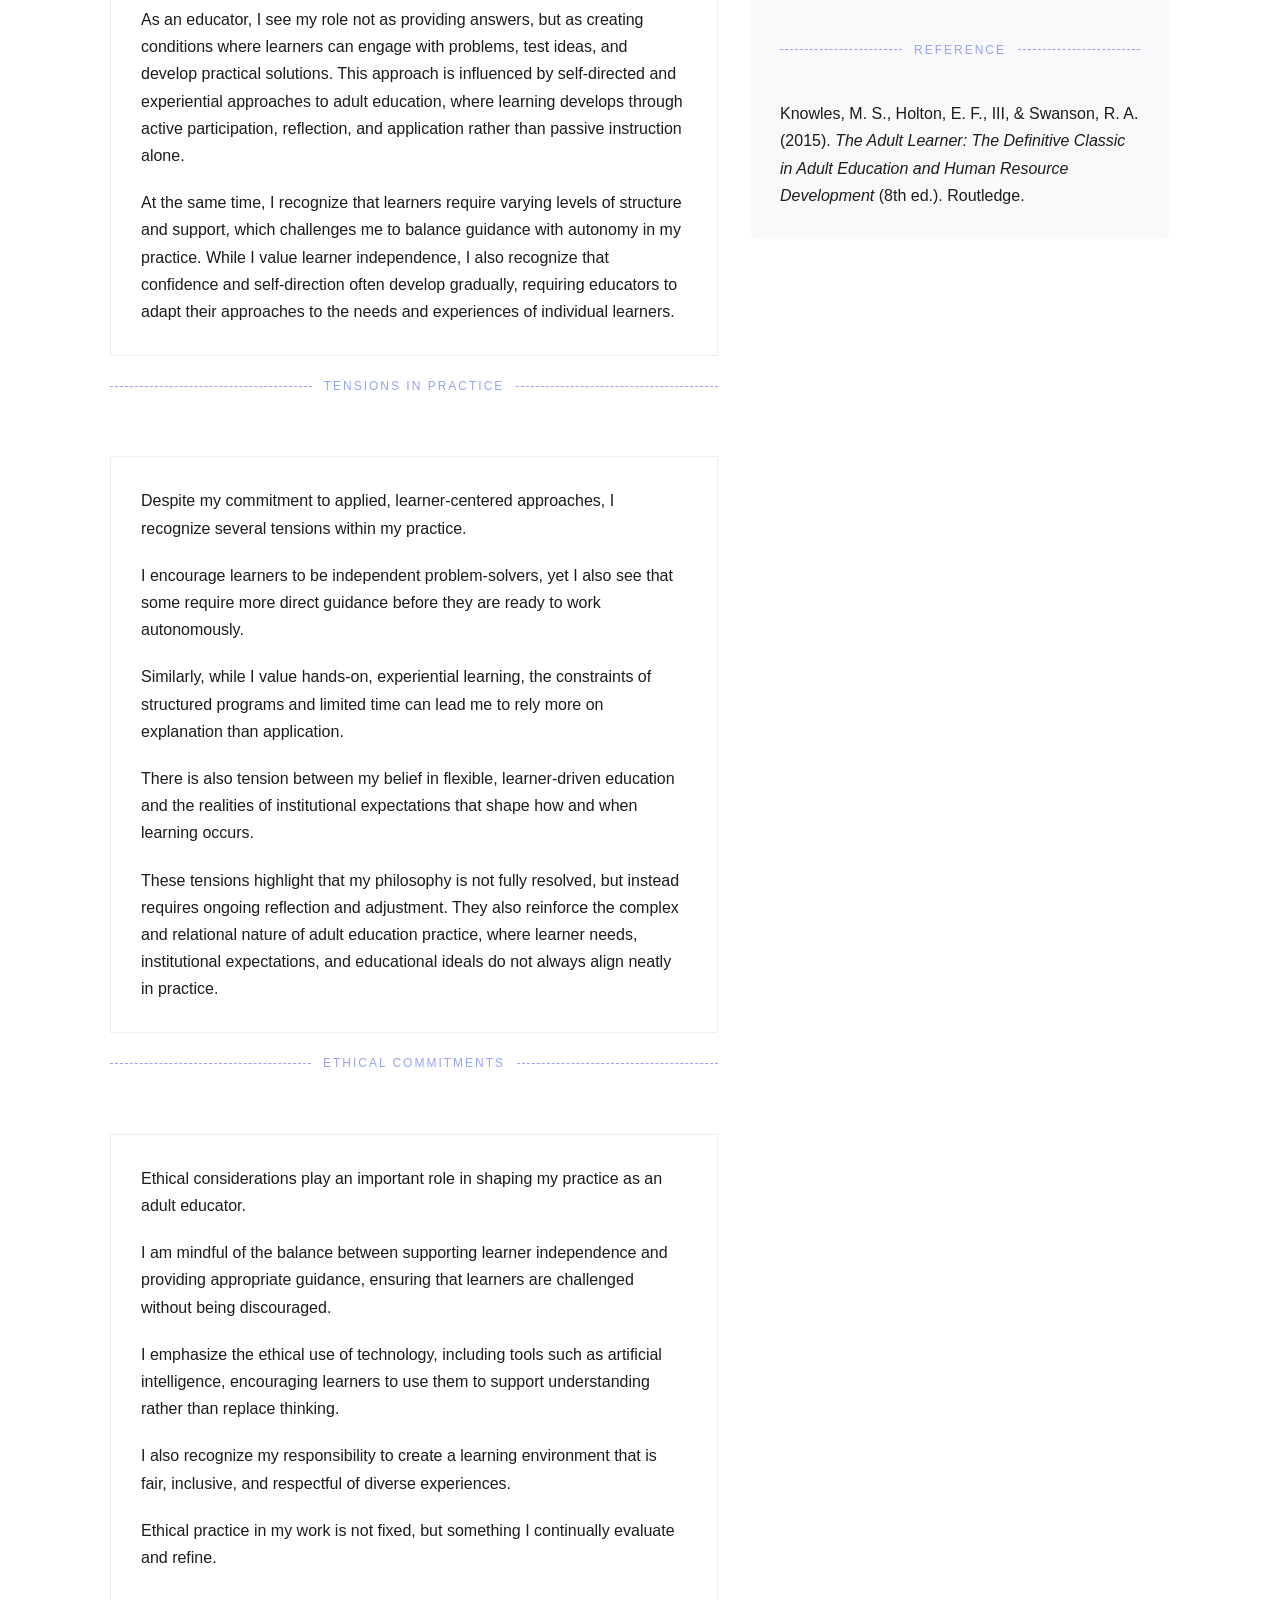
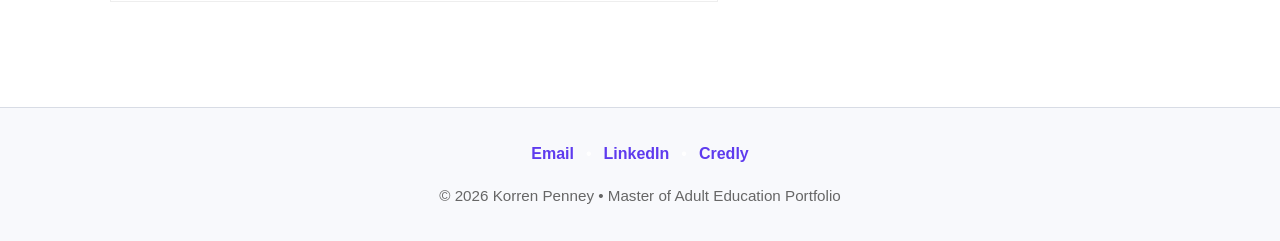
<file: philosophy-statement.html>
<!DOCTYPE html>
<html lang="en">

<head>
    <meta charset="UTF-8">
    <meta name="viewport" content="width=device-width, initial-scale=1.0">
    <title>Philosophy | Korren Penney</title>
    <link rel="stylesheet" href="styles.css">
    <script src="playReadAloud.js"></script>
    <script src="main.js"></script>
    <link rel="icon" type="image/png" href="images/favicon.png">
</head>

<body>
    <a href="#main-content" class="skip-link">Skip to main content</a>
    <header>
        <div class="container">
            <h1>Korren Penney</h1>

            <button class="nav-toggle" id="menuToggle">☰</button>

            <nav id="navMenu">
                <a href="index.html">Home</a>
                <a href="executive-statement.html">Executive Statement</a>
                <a href="foundation.html">Foundation</a>
                <a href="framework.html">Framework</a>
                <a href="philosophy-statement.html" class="active">Philosophy</a>
                <a href="evidence.html">Practice in Action</a>
                <a href="epilogue.html">Epilogue</a>
            </nav>

            <div class="progress-container">
                <ul class="progress-bar">
                    <li class="completed">The Site Map</li>
                    <li class="completed">The Vision</li>
                    <li class="completed">The Footings</li>
                    <li class="completed">The Scaffolding</li>
                    <li class="active">The Interior Design</li>
                    <li>The Open House</li>
                    <li>The Final Inspection</li>
                </ul>
            </div>
        </div>
    </header>

    <!-- READ ALOUD WRAPPER -->
    <div class="read-aloud">

        <!-- HERO -->
        <section class="hero">
            <div class="container">
                <h2>Educational Philosophy</h2>
                <p>The values and beliefs that drive my practice.</p>
            </div>
        </section>

        <!-- MAIN LAYOUT -->
        <div class="container">
            <div class="content-wrapper">

            <!-- =======================
                 MAIN CONTENT
            ======================== -->
                <main class="main-content" id="main-content">

                    <!-- SECTION 1 -->
                    <div class="building-block fade-in">
                        <div class="blueprint-header">
                            <h2>The Living Philosophy</h2>
                        </div>

                        <p class="lead">
                            My philosophy of adult education has developed through a combination of experience,
                            reflection, and disruption.
                        </p>
                        <p>
                            While I value practical, experience-based learning, my understanding of teaching and
                            learning has not developed in a straightforward or consistent way. Instead, it has required
                            me to continually question my assumptions and adapt my practice.
                        </p>
                        <p>
                            I use the metaphor of building a house to represent this process. The foundation reflects my
                            core beliefs about adult learning, while the structure represents the skills and knowledge I
                            have developed over time. However, like any structure, it has required renovation. Changes
                            in my personal and professional life have challenged my assumptions and pushed me to
                            reconsider how I support learners. This ongoing process of building and rebuilding continues
                            to shape my identity as an adult educator.
                        </p>
                    </div>

                    <!-- DIVIDER -->
                    <div class="measurement-line">Foundations of Learning</div>

                    <!-- SECTION 2 -->
                    <div class="building-block fade-in">
                        <p class="lead">
                            My beliefs about adult learning are grounded in the idea that learning is most effective when it is relevant, 
                            applied, and connected to the learner’s prior experience. This perspective aligns closely with experiential 
                            learning theory and Knowles’ concept of andragogy, which emphasize that adult learners are motivated when 
                            learning is practical, problem-centered, and connected to real-life contexts.
                        </p>
                        <p>
                            I view adult learners as capable and resourceful individuals who bring valuable knowledge into the learning 
                            environment, but who may require guidance in developing confidence and independence in their learning processes. 
                            My experiences in technology instruction have shown me that many adult learners enter learning environments with 
                            varying levels of confidence, particularly when engaging with unfamiliar digital tools or returning to education 
                            after significant time away from formal learning.
                        </p>
                        <p>
                            As an educator, I see my role not as providing answers, but as creating conditions where learners can engage with 
                            problems, test ideas, and develop practical solutions. This approach is influenced by self-directed and experiential 
                            approaches to adult education, where learning develops through active participation, reflection, and application 
                            rather than passive instruction alone.
                        </p>
                        <p>
                            At the same time, I recognize that learners require varying levels of structure and support,
                            which challenges me to balance guidance with autonomy in my practice. While I value learner independence, I also recognize 
                            that confidence and self-direction often develop gradually, requiring educators to adapt their approaches to the needs and 
                            experiences of individual learners.
                        </p>
                    </div>

                    <!-- DIVIDER -->
                    <div class="measurement-line">Tensions in Practice</div>

                    <!-- SECTION 3 -->
                    <div class="building-block fade-in">
                        <p class="lead">
                            Despite my commitment to applied, learner-centered approaches, I recognize several tensions within my practice.
                        </p>
                        <p>
                            I encourage learners to be independent problem-solvers, yet I also see that some require more direct guidance before they are 
                            ready to work autonomously.
                        </p>
                        <p>
                            Similarly, while I value hands-on, experiential learning, the constraints of structured programs and limited time can lead me 
                            to rely more on explanation than application.
                        </p>
                        <p>
                            There is also tension between my belief in flexible, learner-driven education and the realities of institutional expectations 
                            that shape how and when learning occurs.
                        </p>    
                        
                        <p>
                            These tensions highlight that my philosophy is not fully resolved, but instead requires ongoing reflection and  adjustment. 
                            They also reinforce the complex and relational nature of adult education practice, where learner needs, institutional expectations, 
                            and educational ideals do not always align neatly in practice.
                        </p>
                    </div>

                    <!-- DIVIDER -->
                    <div class="measurement-line">Ethical Commitments</div>

                    <!-- SECTION 4 -->
                    <div class="building-block fade-in">
                        <p class="lead">
                            Ethical considerations play an important role in shaping my practice as an adult educator.
                        </p>
                     
                        <p>
                            I am mindful of the balance between supporting learner independence and providing appropriate guidance, ensuring that learners are 
                            challenged without being discouraged.
                        </p>
                       
                        <p>
                            I emphasize the ethical use of technology, including tools such as artificial intelligence, encouraging learners to use them to support 
                            understanding rather than replace thinking.
                        </p>
                        
                        <p>
                            I also recognize my responsibility to create a learning environment that is fair, inclusive, and respectful of diverse experiences.
                        </p>
                        
                        <p>
                            Ethical practice in my work is not fixed, but something I continually evaluate and refine.
                        </p>
                    </div>

                </main>

                <!-- =======================
                 ASIDE (RIGHT SIDE)
            ======================== -->
                <aside class="sidebar philosophy-aside">

                    <span class="phase-tag">In Practice</span>

                    <h3>Philosophy in Action</h3>

                    <p>
                        This philosophy shapes how I design learning experiences, support learners, and approach
                        teaching in real-world contexts.
                    </p>

                    <div class="measurement-line">Next Step</div>

                    <p>
                        Explore my <a href="evidence.html">Practice in Action</a> to see how these ideas are applied in
                        practice.
                    </p>
                    <!-- IMAGE -->
                    <div class="measurement-line">Reflection</div>
                    <div class="lens-image">
                        <img src="images/luke-reflection.jpg"
                            alt="This image is a picture I took of my nephew Luke looking at his reflection on a mirrored coffee table.">
                        <p class="image-caption">
                            This is a picture I took of my nephew Luke on his 1st birthday, looking at his reflection on a mirrored coffee table. 
                            It illustrates the idea of perspective and how my lens as an educator is shaped by my experiences and context, along 
                            with how cute my nephew is. This picture is used with the permission of his mother. 
                        </p>

                    <div class="measurement-line">Reference</div>

                    <p>
                        Knowles, M. S., Holton, E. F., III, & Swanson, R. A. (2015). <em>
                            The Adult Learner: The Definitive Classic in Adult Education and Human Resource Development
                        </em> (8th ed.). Routledge.
                    </p>                        
                    </div>
                </aside>

            </div>
        </div>

    </div>

    <!-- AUDIO CONTROLS -->
    <div class="audio-guide-controls">
        <span class="phase-tag">Audio Tour Guide</span>
        <div class="button-group">
            <button onclick="playReadAloud()" aria-label="Play audio narration">▶ Play</button>
            <button onclick="pauseReadAloud()" aria-label="Pause audio narration">⏸ Pause</button>
            <button onclick="stopReadAloud()" aria-label="Stop audio narration">⏹ Stop</button>
        </div>
    </div>

    <!-- FOOTER -->
<footer class="site-footer">

    <div class="footer-contact">
        <a href="mailto:korrenp@gmail.com">
            Email
        </a>

        <span aria-hidden="true">•</span>

        <a href="https://www.linkedin.com/in/korrenpenney/"
           target="_blank"
           rel="noopener noreferrer">
            LinkedIn
        </a>

        <span aria-hidden="true">•</span>

        <a href="https://www.credly.com/users/korren-penney/badges#credly"
           target="_blank"
           rel="noopener noreferrer">
            Credly
        </a>

    </div>

    <p class="footer-credit">
        &copy; <span id="year"></span> Korren Penney • Master of Adult Education Portfolio
    </p>

</footer>

    <script>
        document.getElementById("year").textContent = new Date().getFullYear();
    </script>

</body>

</html>
</file>
<file: styles.css>
/* ============================================================
   ADED570 Portfolio: The House-Building Metaphor
   Korren Penney
   ============================================================ */
:root {
    --primary-blue: #5e3bee;
    --blueprint-line: #7c8cf5;
    --text-dark: #1c1c1c;
    --text-muted: #555555;
    --bg-light: #f9f9fb;
    --white: #ffffff;
    --font-main: 'Inter', -apple-system, sans-serif;
}

* {
    margin: 0;
    padding: 0;
    box-sizing: border-box;
}

body {
    font-family: var(--font-main);
    color: var(--text-dark);
    line-height: 1.7;
    background-color: var(--white);
    overflow-x: hidden;
}

.container {
    max-width: 1100px;
    margin: 0 auto;
    padding: 0 20px;
}

/* --- Header & Nav --- */
header {
    padding: 40px 0 20px 0;
    background: var(--white);
    text-align: center;
    border-bottom: 1px solid #eee;
}

header h1 {
    font-size: 1.4rem;
    color: var(--text-dark);
    text-transform: uppercase;
    letter-spacing: 2px;
    margin-bottom: 25px;
}

nav {
    display: flex;
    justify-content: center;
    gap: 15px;
    flex-wrap: wrap;
    margin-bottom: 20px;
}

nav a {
    text-decoration: none;
    color: var(--text-dark);
    font-weight: 600;
    font-size: 0.85rem;
    padding: 5px 12px;
    transition: 0.3s;
}

nav a:hover,
nav a:focus {
    color: var(--primary-blue);
    border-bottom: 2px solid var(--primary-blue);
    text-decoration: underline;
}
nav a.active {
    color: var(--primary-blue);
    border-bottom: 2px solid var(--primary-blue);
}

/* --- Progress Bar --- */
.progress-container {
    margin: 20px auto 30px;
    overflow-x: auto;
}

.progress-bar {
    display: flex;
    justify-content: space-between;
    list-style: none;
    position: relative;
    min-width: 650px;
    margin: 0 auto;
    padding-bottom: 10px;
}

.progress-bar::before {
    content: '';
    position: absolute;
    top: 10px;
    width: 100%;
    height: 2px;
    background: #e0e0e0;
    z-index: 1;
}

.progress-bar li {
    position: relative;
    z-index: 2;
    font-size: 0.75rem;
    text-transform: uppercase;
    font-weight: 700;
    color: #555;
    flex: 1;
    text-align: center;
}

.progress-bar li::before {
    content: '';
    display: block;
    width: 20px;
    height: 20px;
    background: #fff;
    border: 2px solid #e0e0e0;
    border-radius: 50%;
    margin: 0 auto 8px auto;
}

.progress-bar li.active {
    color: var(--primary-blue);
    font-weight: 700;
}

.progress-bar li.active::before {
    background: var(--primary-blue);
    border-color: var(--primary-blue);
}

.progress-bar li.completed::before {
    background: var(--blueprint-line);
    border-color: var(--blueprint-line);
}

/* --- Hero & Blueprint Grid --- */
.hero {
    background-color: var(--bg-light);
    background-image: linear-gradient(rgba(124, 140, 245, 0.15) 1px, transparent 1px), linear-gradient(90deg, rgba(124, 140, 245, 0.15) 1px, transparent 1px);
    background-size: 20px 20px;
    padding: 60px 0;
    text-align: center;
    border-bottom: 2px solid var(--blueprint-line);
    margin-bottom: 40px;
}

.hero h2 {
    font-size: 2.2rem;
    color: var(--text-dark);
    font-weight: 800;
}

/* --- Slider Component --- */
.slider-container {
    position: relative;
    max-width: 900px;
    margin: 40px auto;
    overflow: hidden;
    background: var(--white);
    border: 1px solid #eee;
    border-radius: 4px;
    box-shadow: 10px 10px 0px var(--bg-light);
}

.slider-wrapper {
    display: flex;
    transition: transform 0.5s cubic-bezier(0.4, 0, 0.2, 1);
}

.timeline-slide {
    min-width: 100%;
    padding: 60px 80px;
    box-sizing: border-box;
    text-align: center;
}

.timeline-slide h3 {
    font-size: 1.6rem;
    color: var(--text-dark);
    margin: 15px 0;
}

.timeline-slide.stress-test {
    background-color: #fffafa;
    border-top: 4px solid #fca5a5;
}

.slider-btn {
    position: absolute;
    top: 50%;
    transform: translateY(-50%);
    background: var(--primary-blue);
    color: white;
    border: none;
    padding: 12px 18px;
    cursor: pointer;
    font-size: 1.2rem;
    border-radius: 50%;
    z-index: 10;
    opacity: 0.8;
    transition: 0.3s;
}

.slider-btn:hover {
    background: var(--text-dark);
    opacity: 1;
}

.prev {
    left: 20px;
}

.next {
    right: 20px;
}

/* --- General Components --- */
.blueprint-header {
    display: flex;
    align-items: center;
    gap: 15px;
    margin-bottom: 25px;
}

.blueprint-header::before {
    content: '';
    width: 30px;
    height: 30px;
    border: 1px dashed var(--blueprint-line);
    flex-shrink: 0;
}

.building-block {
    background: #fff;
    border: 1px solid #eee;
    padding: 30px;
    margin-bottom: 25px;
}

.phase-tag {
    display: inline-block;
    font-size: 0.85rem;
    /* Increased from 0.65rem */
    background: var(--primary-blue);
    color: #fff;
    padding: 4px 14px;
    /* Increased padding for better "button" feel */
    border-radius: 3px;
    text-transform: uppercase;
    margin-bottom: 15px;
    font-weight: 700;
    letter-spacing: 1.5px;
    /* Adds a modern, blueprint-style spacing */
    box-shadow: 2px 2px 0px var(--blueprint-line);
    /* Subtle accent shadow */
}

.highlight-block {
    border-left: 5px solid var(--primary-blue);
    background: linear-gradient(to right, #f0f4f8, #fff);
}

.measurement-line {
    display: flex;
    align-items: center;
    text-align: center;
    color: var(--blueprint-line);
    font-size: 0.75rem;
    text-transform: uppercase;
    margin: 40px 0;
}

.measurement-line::before,
.measurement-line::after {
    content: '';
    flex: 1;
    border-bottom: 1px dashed var(--blueprint-line);
}

.measurement-line:not(:empty)::before {
    margin-right: 1em;
}

.measurement-line:not(:empty)::after {
    margin-left: 1em;
}

/* --- Layout --- */
.content-wrapper {
    display: flex;
    gap: 40px;
    padding: 20px 0;
}

.main-content {
    flex: 1.5;
}

.sidebar {
    flex: 1.3;
    min-width: 320px;
    max-width: 420px;
    background: var(--bg-light);
    padding: 30px;
    border-radius: 8px;
    border-top: 4px solid var(--primary-blue);
    height: fit-content;
}

.research-highlight {
    background: #eff6ff;
    border-left: 4px solid var(--primary-blue);
    border-top: none;
}

/* --- Footer --- */
footer {
    padding: 50px 0;
    text-align: center;
    background: #1c1c1c;
    color: #fff;
    margin-top: 40px;
}

/* --- Responsive --- */
@media (max-width: 992px) {
    .content-wrapper {
        flex-direction: column;
    }

    .timeline-slide {
        padding: 40px 40px;
    }
}

@media (max-width: 600px) {
    .timeline-slide {
        padding: 40px 20px;
    }

    .slider-btn {
        padding: 8px 12px;
        font-size: 1rem;
    }
}

/* --- Video Embedding (Responsive) --- */
.video-container {
    position: relative;
    padding-bottom: 56.25%;
    /* Maintains 16:9 aspect ratio */
    height: 0;
    overflow: hidden;
    margin-top: 20px;
    border: 1px solid #eee;
    /* Adds the same blueprint-style shadow used in your artifact cards */
    box-shadow: 4px 4px 0px var(--bg-light);
}

.video-container iframe {
    position: absolute;
    top: 0;
    left: 0;
    width: 100%;
    height: 100%;
}

/* ========================
   LIVED LENS SIDEBAR
======================== */

.lived-lens {
    border-top: 4px solid var(--primary-blue);
}

/* image container */
.lens-image {
    margin-top: 20px;
}

/* image styling */
.lens-image img {
    width: 100%;
    height: auto;
    border-radius: 6px;
    border: 2px solid #e0e0e0;
    margin-bottom: 8px;
}

/* caption */
.image-caption {
    font-size: 0.85rem;
    color: #444;
    line-height: 1.4;
}

/* optional subtle divider inside sidebar */
.lived-lens .measurement-line {
    margin: 20px 0;
}

/* ========================
   CLOSING MOMENT
======================== */

.closing-moment {
    margin-top: 50px;
    text-align: center;
    opacity: 0.9;
}

.closing-text {
    font-size: 0.95rem;
    color: var(--text-muted);
    font-style: italic;
    margin-top: 10px;
    letter-spacing: 0.5px;
}

/* ============================================================
   AUDIO TOUR CONTROLS (RESPONSIVE + TOGGLE + BLUEPRINT STYLE)
   ============================================================ */

.audio-guide-controls {
    position: fixed;
    bottom: 20px;
    right: 20px;
    background: var(--white);
    border: 1px solid var(--blueprint-line);
    border-radius: 6px;
    box-shadow: 6px 6px 0px var(--blueprint-line);
    z-index: 1000;

    display: flex;
    flex-direction: column;
    width: 240px;
    overflow: hidden;

    transition: all 0.3s ease;
}

/* --- HEADER --- */
.audio-header {
    display: flex;
    justify-content: space-between;
    align-items: center;
    padding: 12px;
    border-bottom: 1px dashed var(--blueprint-line);
    background: linear-gradient(to right, #f0f4f8, #fff);
}

/* Toggle button */
.toggle-btn {
    background: none;
    border: 1px solid var(--blueprint-line);
    padding: 4px 8px;
    cursor: pointer;
    font-size: 0.9rem;
    border-radius: 3px;
}

/* --- BODY --- */
.audio-body {
    padding: 12px;
}

/* Buttons */
.button-group {
    display: flex;
    gap: 8px;
}

.button-group button {
    flex: 1;
    background: var(--primary-blue);
    color: white;
    border: none;
    padding: 10px;
    font-size: 0.75rem;
    font-weight: 700;
    text-transform: uppercase;
    cursor: pointer;
    border-radius: 4px;
    transition: 0.2s;
}

.button-group button:hover {
    background: var(--text-dark);
}
.button-group button:focus-visible {
    outline: 3px solid #0b5fff;
}

/* --- COLLAPSED STATE --- */
.audio-guide-controls.collapsed {
    width: auto;
}

.audio-guide-controls.collapsed .audio-body {
    display: none;
}

/* ============================================================
   MOBILE VERSION
   ============================================================ */

@media (max-width: 768px) {

    .audio-guide-controls {
        left: 10px;
        right: 10px;
        bottom: 10px;
        width: auto;
        box-shadow: none;
    }

    .audio-header {
        padding: 10px;
    }

    .button-group {
        gap: 6px;
    }

    .button-group button {
        font-size: 0.8rem;
        padding: 12px;
    }
}

/* ============================================================
   RESPONSIVE NAV (HAMBURGER)
   ============================================================ */

/* Container alignment */
.nav-container {
    display: flex;
    justify-content: space-between;
    align-items: center;
}

/* Default nav (desktop) */
nav {
    display: flex;
    gap: 15px;
}

/* Hamburger button (hidden on desktop) */
.nav-toggle {
    display: none;
    font-size: 1.5rem;
    background: none;
    border: none;
    cursor: pointer;
}

/* ============================================================
   MOBILE NAV – LEFT ALIGNED + BLUEPRINT STYLE
   ============================================================ */

@media (max-width: 768px) {

    header {
        position: relative;
    }

    /* Show hamburger */
    .nav-toggle {
        display: block;
        border: 1px dashed var(--blueprint-line);
        padding: 4px 10px;
        border-radius: 4px;
        background: var(--white);
    }

    /* NAV PANEL */
    nav {
        position: absolute;
        top: 70px;
        left: 20px;
        /* ← KEY CHANGE (was right) */

        width: 240px;

        background: var(--white);

        /* Blueprint grid background */
        background-image:
            linear-gradient(rgba(165, 180, 252, 0.08) 1px, transparent 1px),
            linear-gradient(90deg, rgba(165, 180, 252, 0.08) 1px, transparent 1px);
        background-size: 20px 20px;

        border: 1px solid var(--blueprint-line);
        border-radius: 6px;

        box-shadow: 6px 6px 0px var(--blueprint-line);

        flex-direction: column;
        gap: 12px;
        padding: 20px;

        display: none;
        z-index: 999;
    }

    /* OPEN STATE */
    nav.open {
        display: flex;
    }

    /* NAV LINKS */
    nav a {
        font-size: 0.9rem;
        font-weight: 600;
        color: var(--text-dark);
        text-decoration: none;
        padding-bottom: 5px;
        border-bottom: 1px dashed var(--blueprint-line);
    }

    nav a:last-child {
        border-bottom: none;
    }

    nav a:hover {
        color: var(--primary-blue);
    }
}

/* ============================================================
   VISUAL ENHANCEMENTS (ICONS + ANIMATION + INTERACTION)
   ============================================================ */

/* --- ICON STYLE --- */
.icon {
    font-size: 1.2rem;
    display: inline-flex;
    align-items: center;
    justify-content: center;
    width: 36px;
    height: 36px;
    border: 1px dashed var(--blueprint-line);
    background: #fff;
    box-shadow: 2px 2px 0px var(--blueprint-line);
}

/* --- FADE IN ANIMATION --- */
.fade-in {
    /* opacity: 0; */
    transform: translateY(20px);
    transition: all 0.6s ease;
}

/* Make first load visible immediately */
body.loaded .fade-in {
    opacity: 1;
    transform: translateY(0);
}

/* Then let JS control future animations */
.fade-in.visible {
    opacity: 1;
    transform: translateY(0);
}

/* --- HOVER LIFT EFFECT --- */
.building-block {
    transition: transform 0.2s ease, box-shadow 0.2s ease;
}

.building-block:hover {
    transform: translateY(-4px);
    box-shadow: 6px 6px 0px var(--bg-light);
}

/* --- ENHANCED MEASUREMENT LINE --- */
.measurement-line {
    letter-spacing: 2px;
    opacity: 0.8;
}

/* --- ENHANCED QUOTE BLOCK --- */
.highlight-block {
    border-left: 4px solid var(--primary-blue);
    background: #f8faff;
    padding: 20px 22px;
    margin: 30px 0;
    position: relative;
}

.highlight-block p {
    font-style: normal;
    font-size: 1rem;
    color: var(--text-dark);
    line-height: 1.6;
}

/* Optional label for meaning */
.highlight-block::before {
    content: "Key Idea";
    display: block;
    font-size: 0.7rem;
    text-transform: uppercase;
    letter-spacing: 1.5px;
    color: var(--primary-blue);
    font-weight: 700;
    margin-bottom: 8px;
}

/* --- HERO SUBTLE ANIMATION --- */
.hero h2 {
    animation: fadeSlide 0.8s ease forwards;
}

@keyframes fadeSlide {
    from {
        opacity: 0;
        transform: translateY(15px);
    }

    to {
        opacity: 1;
        transform: translateY(0);
    }
}
/* --- FRAMEWORK INTRO ASIDE --- */
.framework-intro-aside {
    background: linear-gradient(to bottom, #f9f9fb, #ffffff);
    border-left: 4px solid var(--primary-blue);
}

/* Slightly smaller text to feel like a "note" */
.framework-intro-aside p {
    font-size: 0.9rem;
}

/* Link styling inside aside */
.framework-intro-aside a {
    color: var(--primary-blue);
    font-weight: 600;
    text-decoration: none;
}

.framework-intro-aside a:hover {
    text-decoration: underline;
}

.resume-viewer {
    padding: 20px 0;
    max-width: 1000px; /* Adjust to match your site's content width */
    margin: 0 auto;
}

.pdf-wrapper {
    position: relative;
    box-shadow: 0 4px 12px rgba(0, 0, 0, 0.15);
    border-radius: 4px;
    background-color: #fff;
}

.download-link {
    text-align: center;
    margin-bottom: 15px;
    font-size: 0.9rem;
    color: #555;
}

/* Ensure the iframe is tall enough to show both pages without excessive scrolling */
@media screen and (max-width: 768px) {
    .pdf-wrapper iframe {
        height: 600px; /* Shorter height for mobile screens */
    }
}
.small-slider .timeline-slide p {
    text-align: left;
    line-height: 1.6;
    font-size: 0.85rem;
}

.small-slider em {
    display: block;
    margin-top: 4px;
}
/* GLOBAL FOCUS STYLES */
:focus {
    outline: none;
}

:focus-visible {
    outline: 3px solid #0b5fff;
    outline-offset: 2px;
}
@media (prefers-reduced-motion: reduce) {
    * {
        animation: none !important;
        transition: none !important;
    }
}
.skip-link {
    position: absolute;
    top: -40px;
    left: 10px;
    background: #fff;
    color: #000;
    padding: 8px 12px;
    z-index: 1000;
    border: 2px solid #fff;
}

.skip-link:focus {
    top: 10px;
}
.content-wrapper {
    display: flex;
    gap: 2rem;
    align-items: flex-start; /* THIS fixes your aside alignment */
}
/* ==========================================================
   GLOBAL TYPOGRAPHY SPACING
========================================================== */

p {
    margin-bottom: 1.25rem;
}

p:last-child {
    margin-bottom: 0;
}

h1,
h2,
h3,
h4 {
    margin-bottom: 1rem;
    line-height: 1.3;
}

section {
    margin-bottom: 4rem;
}
/* ==========================================================
   Reflection Section
========================================================== */

.reflection-section {
    margin-top: 4rem;
    padding: 2rem;
    background-color: #f8f6f2;
    border-left: 6px solid var(--primary-blue);
    border-radius: 12px;
    box-shadow: 0 2px 8px rgba(0, 0, 0, 0.05);
}

.reflection-section h2 {
    margin-bottom: 1.5rem;
}

.reflection-section p {
    line-height: 1.8;
}
/* ============================================================
   Reflective Quote Section
   ============================================================ */

.reflection-quote {
    margin: 4rem auto;
    padding: 2rem;
    max-width: 850px;

    background: rgba(255, 255, 255, 0.75);
    border-left: 5px solid var(--primary-blue);

    border-radius: 1rem;
    box-shadow: 0 6px 20px rgba(0, 0, 0, 0.06);

    font-style: italic;
    line-height: 1.9;
    color: var(--text-dark);
}

.reflection-quote p {
    margin-bottom: 1.5rem;
    font-size: 1.1rem;
}

.reflection-quote cite {
    display: block;
    text-align: right;

    font-style: normal;
    font-weight: 600;
    color: var(--text-muted);
}
/* ============================================================
   Footer
   ============================================================ */

.site-footer {
    margin-top: 5rem;
    padding: 2rem 1rem;
    background: #f8f9fc;
    border-top: 1px solid #d8dce5;
    text-align: center;
}

.audio-guide-controls {
    margin-bottom: 1.5rem;
}

.footer-contact {
    display: flex;
    justify-content: center;
    align-items: center;
    gap: 0.75rem;
    flex-wrap: wrap;

    margin-bottom: 1rem;
}

.footer-contact a {
    color: var(--primary-blue);
    text-decoration: none;
    font-weight: 600;
    transition: opacity 0.2s ease;
}

.footer-contact a:hover,
.footer-contact a:focus {
    opacity: 0.75;
    text-decoration: underline;
}

.footer-credit {
    color: #666;
    font-size: 0.95rem;
    margin: 0;
}
</file>
<file: evidence.css>
/* ============================================================
   PRACTICE IN ACTION (EVIDENCE PAGE)
   CLEAN LAYOUT + SIDEBAR SLIDER FIX
   ============================================================ */

/* --- Layout: 70 / 30 --- */
.content-wrapper {
    display: flex;
    gap: 40px;
    align-items: flex-start;
}

.main-content {
    flex: 0 0 70%;
    max-width: 70%;
}

.references-aside {
    flex: 0 0 30%;
    max-width: 30%;
    position: sticky;
    top: 20px;
    align-self: flex-start;
}

/* --- Sidebar --- */
.references-aside {
    background: var(--bg-light);
    padding: 25px;
    border-top: 4px solid var(--primary-blue);
    border-radius: 8px;
}

/* Label */
.references-aside .phase-tag {
    margin-bottom: 10px;
    display: inline-block;
}

/* Heading */
.references-aside h3 {
    margin-bottom: 10px;
    font-size: 1.1rem;
}

/* Intro */
.references-intro {
    font-size: 0.85rem;
    color: var(--text-muted);
    margin-bottom: 20px;
}

/* ============================================================
   SIDEBAR SLIDER (FIXED VERSION)
   ============================================================ */

.small-slider {
    display: flex;
    flex-direction: column;
    max-width: 100%;
    border: 1px solid #eee;
    border-radius: 4px;
    background: var(--white);
    overflow: hidden;
}

/* Slide area */
.slider-wrapper {
    display: flex;
    transition: transform 0.4s ease;
}

/* Slides */
.small-slider .timeline-slide {
    min-width: 100%;
    padding: 18px;
    font-size: 0.85rem;
    line-height: 1.5;
    text-align: left;
}

/* --- CONTROLS BELOW (KEY FIX) --- */
.slider-controls {
    display: flex;
    justify-content: space-between;
    gap: 10px;
    padding: 12px 15px;
    border-top: 1px solid #eee;
}

/* Buttons (no absolute positioning anymore) */
.small-slider .slider-btn {
    position: static;
    transform: none;
    background: var(--primary-blue);
    color: white;
    border: none;
    padding: 6px 12px;
    font-size: 0.85rem;
    border-radius: 4px;
    cursor: pointer;
    opacity: 0.9;
    transition: 0.2s ease;
}

.small-slider .slider-btn:hover {
    opacity: 1;
}

/* ============================================================
   MAIN CONTENT POLISH
   ============================================================ */

.main-content .building-block {
    margin-bottom: 30px;
}

.intro-text {
    margin-bottom: 25px;
    font-size: 1rem;
}

.video-container iframe {
    border-radius: 4px;
}

/* --- Closing --- */
.closing-moment {
    margin-top: 50px;
    text-align: center;
}

.closing-text {
    font-size: 0.95rem;
    color: var(--text-muted);
    font-style: italic;
    margin-top: 10px;
}

/* ============================================================
   RESPONSIVE
   ============================================================ */

@media (max-width: 992px) {

    .content-wrapper {
        flex-direction: column;
    }

    .main-content,
    .references-aside {
        flex: 100%;
        max-width: 100%;
    }

    .references-aside {
        position: static;
        margin-top: 40px;
    }
}
</file>
